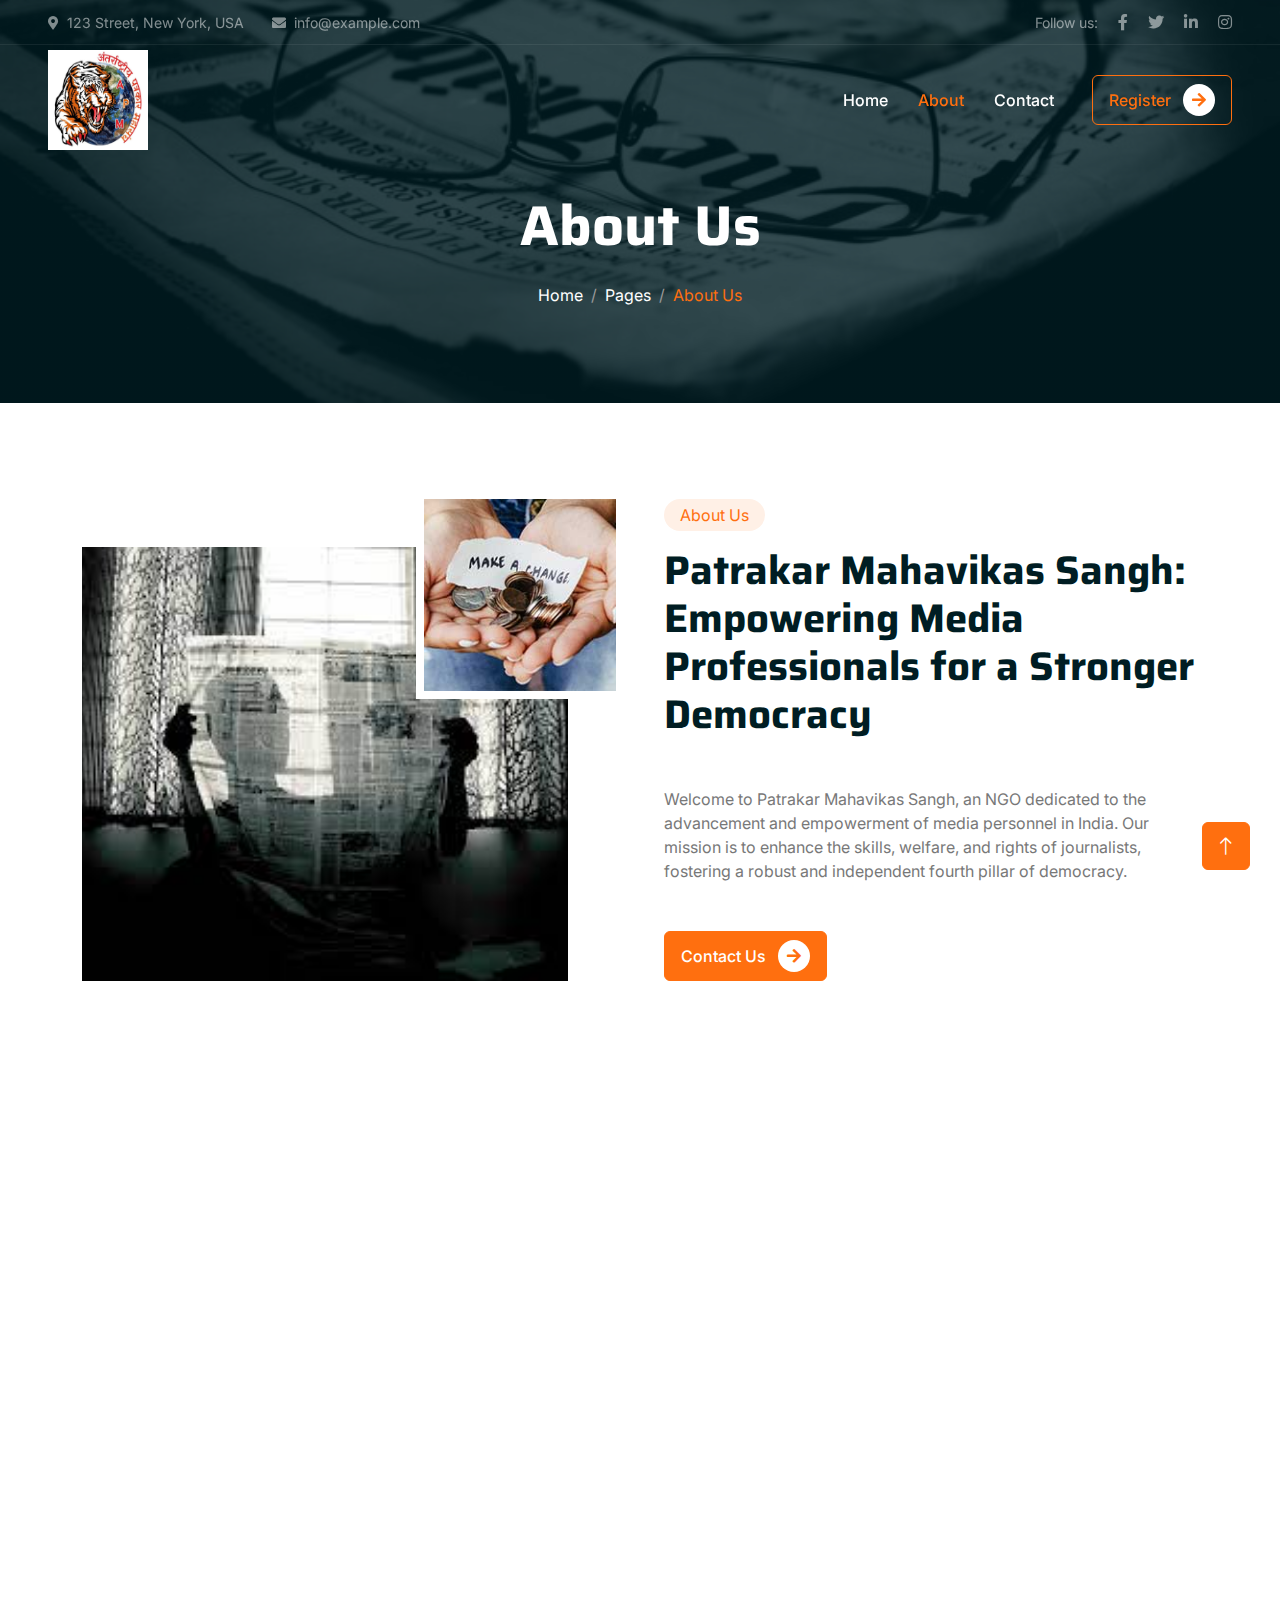
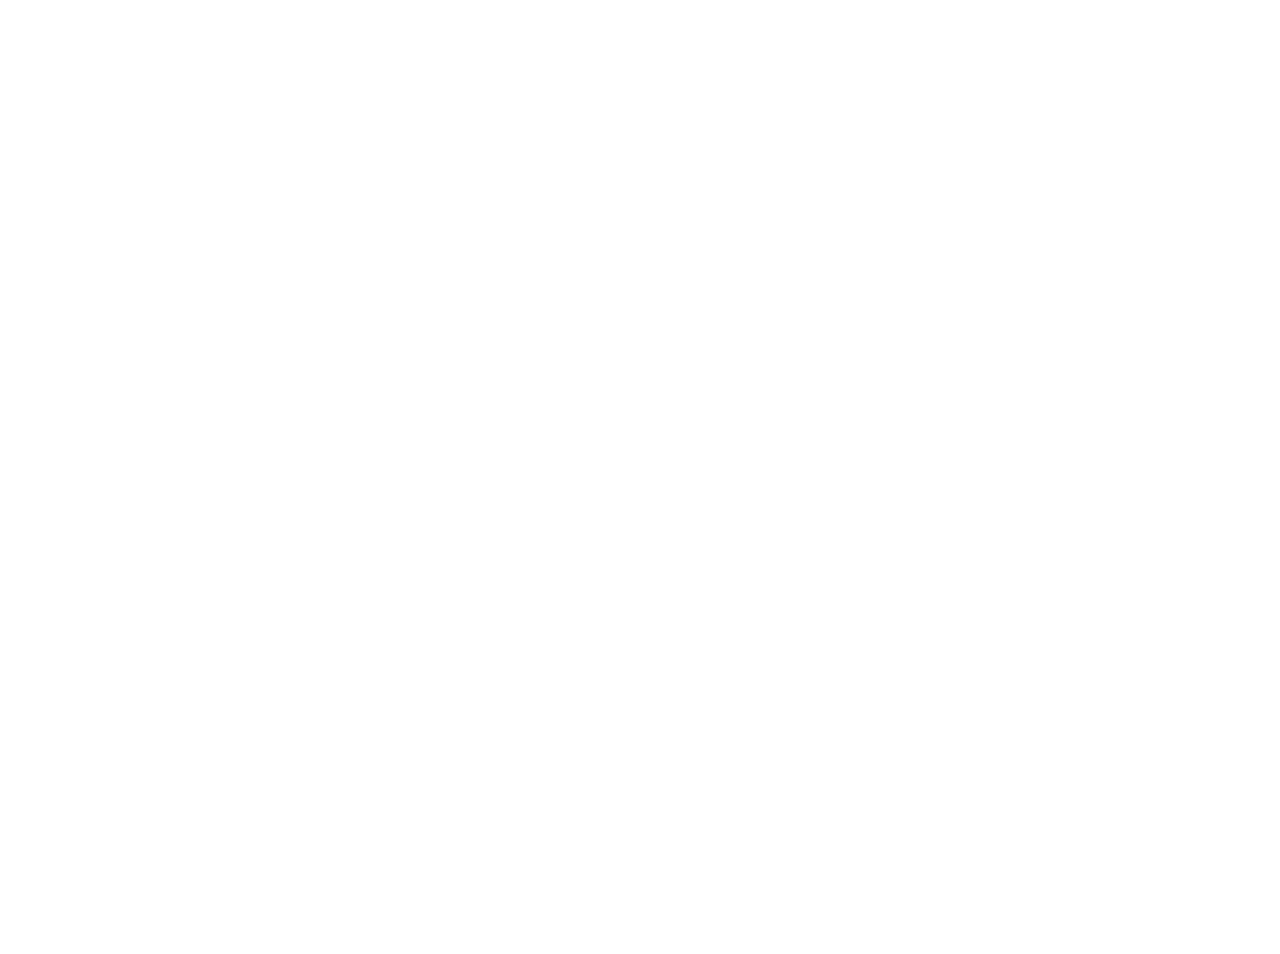
<file: about.html>
<!DOCTYPE html>
<html lang="en">

<head>
    <meta charset="utf-8">
    <title>About Us</title>
    <meta content="width=device-width, initial-scale=1.0" name="viewport">
    <meta content="" name="keywords">
    <meta content="" name="description">

    <!-- Favicon -->
    <link href="img/favicon.ico" rel="icon">

    <!-- Google Web Fonts -->
    <link rel="preconnect" href="https://fonts.googleapis.com">
    <link rel="preconnect" href="https://fonts.gstatic.com" crossorigin>
    <link href="https://fonts.googleapis.com/css2?family=Inter:wght@400;500;600&family=Saira:wght@500;600;700&display=swap" rel="stylesheet"> 

    <!-- Icon Font Stylesheet -->
    <link href="https://cdnjs.cloudflare.com/ajax/libs/font-awesome/5.10.0/css/all.min.css" rel="stylesheet">
    <link href="https://cdn.jsdelivr.net/npm/bootstrap-icons@1.4.1/font/bootstrap-icons.css" rel="stylesheet">

    <!-- Libraries Stylesheet -->
    <link href="lib/animate/animate.min.css" rel="stylesheet">
    <link href="lib/owlcarousel/assets/owl.carousel.min.css" rel="stylesheet">

    <!-- Customized Bootstrap Stylesheet -->
    <link href="css/bootstrap.min.css" rel="stylesheet">

    <!-- Template Stylesheet -->
    <link href="css/style.css" rel="stylesheet">
    <style>
        .page-header {
    padding-top: 12rem;
    padding-bottom: 6rem;
    background: linear-gradient(rgba(0, 29, 35, .8), rgba(0, 29, 35, .8)), url("img/journalism3.jpg") center center no-repeat;
    background-size: cover;
}

.page-header .breadcrumb-item+.breadcrumb-item::before {
    color: #999999;
}

    </style>
</head>

<body>
    <!-- Spinner Start -->
    <div id="spinner" class="show bg-white position-fixed translate-middle w-100 vh-100 top-50 start-50 d-flex align-items-center justify-content-center">
        <div class="spinner-grow text-primary" role="status"></div>
    </div>
    <!-- Spinner End -->


    <!-- Navbar Start -->
    <div class="container-fluid fixed-top px-0 wow fadeIn" data-wow-delay="0.1s">
        <div class="top-bar text-white-50 row gx-0 align-items-center d-none d-lg-flex">
            <div class="col-lg-6 px-5 text-start">
                <small><i class="fa fa-map-marker-alt me-2"></i>123 Street, New York, USA</small>
                <small class="ms-4"><i class="fa fa-envelope me-2"></i>info@example.com</small>
            </div>
            <div class="col-lg-6 px-5 text-end">
                <small>Follow us:</small>
                <a class="text-white-50 ms-3" href=""><i class="fab fa-facebook-f"></i></a>
                <a class="text-white-50 ms-3" href=""><i class="fab fa-twitter"></i></a>
                <a class="text-white-50 ms-3" href=""><i class="fab fa-linkedin-in"></i></a>
                <a class="text-white-50 ms-3" href=""><i class="fab fa-instagram"></i></a>
            </div>
        </div>

        <nav class="navbar navbar-expand-lg navbar-dark py-lg-0 px-lg-5 wow fadeIn" data-wow-delay="0.1s">
            <a href="index.html" class="navbar-brand ms-4 ms-lg-0">
                <!--<h1 class="fw-bold text-primary m-0">Chari<span class="text-white">Team</span></h1>-->
                <img src="img/logo.jpeg" style="width: 100px; height: 100px;">
            </a>
            <button type="button" class="navbar-toggler me-4" data-bs-toggle="collapse" data-bs-target="#navbarCollapse">
                <span class="navbar-toggler-icon"></span>
            </button>
            <div class="collapse navbar-collapse" id="navbarCollapse">
                <div class="navbar-nav ms-auto p-4 p-lg-0">
                    <a href="index.html" class="nav-item nav-link ">Home</a>
                    <a href="about.html" class="nav-item nav-link active">About</a>
                   <!-- <a href="#" class="nav-item nav-link">Causes</a>
                    <div class="nav-item dropdown">
                        <a href="#" class="nav-link dropdown-toggle" data-bs-toggle="dropdown">Media</a>
                        <div class="dropdown-menu m-0">
                            <a href="media.html" class="dropdown-item">Media</a>
                            <a href="awards.html" class="dropdown-item">Awards</a>
                            <a href="team.html" class="dropdown-item">Our Team</a>
                            <a href="testimonial.html" class="dropdown-item">Testimonial</a>
                           
                        </div>
                    </div>-->
                    <a href="contact.html" class="nav-item nav-link">Contact</a>
                </div>
                <div class=" d-lg-flex ms-2">
                    <a class="btn btn-outline-primary py-2 px-3" href="register.html">
                        Register
                        <div class="d-inline-flex btn-sm-square bg-white text-primary rounded-circle ms-2">
                            <i class="fa fa-arrow-right"></i>
                        </div>
                    </a>
                </div>
            </div>
        </nav>
    </div>
    <!-- Navbar End -->


    <!-- Page Header Start -->
    <div class="container-fluid page-header mb-5 wow fadeIn" data-wow-delay="0.1s">
        <div class="container text-center">
            <h1 class="display-4 text-white animated slideInDown mb-4">About Us</h1>
            <nav aria-label="breadcrumb animated slideInDown">
                <ol class="breadcrumb justify-content-center mb-0">
                    <li class="breadcrumb-item"><a class="text-white" href="#">Home</a></li>
                    <li class="breadcrumb-item"><a class="text-white" href="#">Pages</a></li>
                    <li class="breadcrumb-item text-primary active" aria-current="page">About Us</li>
                </ol>
            </nav>
        </div>
    </div>
    <!-- Page Header End -->


   <!-- About Start -->
   <div class="container-xxl py-5">
    <div class="container">
        <div class="row g-5">
            <div class="col-lg-6 wow fadeInUp" data-wow-delay="0.1s">
                <div class="position-relative overflow-hidden h-100" style="min-height: 400px;">
                    <img class="position-absolute w-100 h-100 pt-5 pe-5" src="img/journalism1.jpg" alt="" style="object-fit: cover;">
                    <img class="position-absolute top-0 end-0 bg-white ps-2 pb-2" src="img/about-2.jpg" alt="" style="width: 200px; height: 200px;">
                </div>
            </div>
            <div class="col-lg-6 wow fadeInUp" data-wow-delay="0.5s">
                <div class="h-100">
                    <div class="d-inline-block rounded-pill bg-secondary text-primary py-1 px-3 mb-3">About Us</div>
                    <h1 class="display-6 mb-5">Patrakar Mahavikas Sangh: Empowering Media Professionals for a Stronger Democracy</h1>
                   <!-- <div class="bg-light border-bottom border-5 border-primary rounded p-4 mb-4">
                        <p class="text-dark mb-2">Aliqu diam amet diam et eos. Clita erat ipsum et lorem sed stet lorem sit clita duo justo erat amet</p>
                        <span class="text-primary">Jhon Doe, Founder</span>
                    </div>-->
                    <p class="mb-5">Welcome to Patrakar Mahavikas Sangh, an NGO dedicated to the advancement and empowerment of 
                        media personnel in India. Our mission is to enhance the skills, welfare, and rights of journalists, 
                        fostering a robust and independent fourth pillar of democracy.</p>
                    <a class="btn btn-primary py-2 px-3 me-3" href="contact.html">
                        Contact Us
                        <div class="d-inline-flex btn-sm-square bg-white text-primary rounded-circle ms-2">
                            <i class="fa fa-arrow-right"></i>
                        </div>
                    </a>
                   
                </div>
            </div>
        </div>
    </div>
</div>
<!-- About End -->


    <!-- Service Start -->
    <div class="container-xxl py-5">
        <div class="container">
           
            <div class="row g-4 justify-content-center">
                <div class="col-lg-4 col-md-6 wow fadeInUp" data-wow-delay="0.1s">
                    <div class="service-item bg-white text-center h-100 p-4 p-xl-5">
                     
                        <h4 class="mb-3">Mission</h4>
                        <p class="mb-4">Tempor ut dolore lorem kasd vero ipsum sit eirmod sit. Ipsum diam justo sed vero dolor duo.</p>
                       
                    </div>
                </div>
                <div class="col-lg-4 col-md-6 wow fadeInUp" data-wow-delay="0.3s">
                    <div class="service-item bg-white text-center h-100 p-4 p-xl-5">
              
                        <h4 class="mb-3">Vision</h4>
                        <p class="mb-4">Tempor ut dolore lorem kasd vero ipsum sit eirmod sit. Ipsum diam justo sed vero dolor duo.</p>
                       
                    </div>
                </div>
                <div class="col-lg-4 col-md-6 wow fadeInUp" data-wow-delay="0.5s">
                    <div class="service-item bg-white text-center h-100 p-4 p-xl-5">
               
                        <h4 class="mb-3">Our Values</h4>
                        <p class="mb-4">Tempor ut dolore lorem kasd vero ipsum sit eirmod sit. Ipsum diam justo sed vero dolor duo.</p>
                       
                    </div>
                </div>
            </div>
        </div>
    </div>
    <!-- Service End -->


    <!-- Team Start -->
    <div class="container-xxl py-5">
        <div class="container">
            <div class="text-center mx-auto mb-5 wow fadeInUp" data-wow-delay="0.1s" style="max-width: 500px;">
                <div class="d-inline-block rounded-pill bg-secondary text-primary py-1 px-3 mb-3">Team Members</div>
                <h1 class="display-6 mb-5">Let's Meet With Our Ordinary Soldiers</h1>
            </div>
            <div class="row g-4">
                <div class="col-lg-3 col-md-6 wow fadeInUp" data-wow-delay="0.1s">
                    <div class="team-item position-relative rounded overflow-hidden">
                        <div class="overflow-hidden">
                            <img class="img-fluid" src="img/team-1.jpg" alt="">
                        </div>
                        <div class="team-text bg-light text-center p-4">
                            <h5>Full Name</h5>
                            <p class="text-primary">Designation</p>
                            <div class="team-social text-center">
                                <a class="btn btn-square" href=""><i class="fab fa-facebook-f"></i></a>
                                <a class="btn btn-square" href=""><i class="fab fa-twitter"></i></a>
                                <a class="btn btn-square" href=""><i class="fab fa-instagram"></i></a>
                            </div>
                        </div>
                    </div>
                </div>
                <div class="col-lg-3 col-md-6 wow fadeInUp" data-wow-delay="0.3s">
                    <div class="team-item position-relative rounded overflow-hidden">
                        <div class="overflow-hidden">
                            <img class="img-fluid" src="img/team-2.jpg" alt="">
                        </div>
                        <div class="team-text bg-light text-center p-4">
                            <h5>Full Name</h5>
                            <p class="text-primary">Designation</p>
                            <div class="team-social text-center">
                                <a class="btn btn-square" href=""><i class="fab fa-facebook-f"></i></a>
                                <a class="btn btn-square" href=""><i class="fab fa-twitter"></i></a>
                                <a class="btn btn-square" href=""><i class="fab fa-instagram"></i></a>
                            </div>
                        </div>
                    </div>
                </div>
                <div class="col-lg-3 col-md-6 wow fadeInUp" data-wow-delay="0.5s">
                    <div class="team-item position-relative rounded overflow-hidden">
                        <div class="overflow-hidden">
                            <img class="img-fluid" src="img/team-3.jpg" alt="">
                        </div>
                        <div class="team-text bg-light text-center p-4">
                            <h5>Full Name</h5>
                            <p class="text-primary">Designation</p>
                            <div class="team-social text-center">
                                <a class="btn btn-square" href=""><i class="fab fa-facebook-f"></i></a>
                                <a class="btn btn-square" href=""><i class="fab fa-twitter"></i></a>
                                <a class="btn btn-square" href=""><i class="fab fa-instagram"></i></a>
                            </div>
                        </div>
                    </div>
                </div>
                <div class="col-lg-3 col-md-6 wow fadeInUp" data-wow-delay="0.7s">
                    <div class="team-item position-relative rounded overflow-hidden">
                        <div class="overflow-hidden">
                            <img class="img-fluid" src="img/team-4.jpg" alt="">
                        </div>
                        <div class="team-text bg-light text-center p-4">
                            <h5>Full Name</h5>
                            <p class="text-primary">Designation</p>
                            <div class="team-social text-center">
                                <a class="btn btn-square" href=""><i class="fab fa-facebook-f"></i></a>
                                <a class="btn btn-square" href=""><i class="fab fa-twitter"></i></a>
                                <a class="btn btn-square" href=""><i class="fab fa-instagram"></i></a>
                            </div>
                        </div>
                    </div>
                </div>
            </div>
        </div>
    </div>
    <!-- Team End -->


   <!-- Footer Start -->
   <div class="container-fluid bg-dark text-white-50 footer mt-5 pt-5 wow fadeIn footers" data-wow-delay="0.1s">
    <div class="container py-5">
        <div class="row g-5">
            <div class="col-lg-3 col-md-6">
                <h5 class="fw-bold text-primary mb-4">Antarrashtriya Patrakar Mahawikas Sangha</h5>
                <p>Patrakar Mahavikas Sangh, an NGO dedicated to the advancement and empowerment of media personnel in India. </p>
                <div class="d-flex pt-2">
                    <a class="btn btn-square me-1" href=""><i class="fab fa-twitter"></i></a>
                    <a class="btn btn-square me-1" href=""><i class="fab fa-facebook-f"></i></a>
                    <a class="btn btn-square me-1" href=""><i class="fab fa-youtube"></i></a>
                    <a class="btn btn-square me-0" href=""><i class="fab fa-linkedin-in"></i></a>
                </div>
            </div>
            <div class="col-lg-3 col-md-6">
                <h5 class="text-light mb-4">Address</h5>
                <p><i class="fa fa-map-marker-alt me-3"></i>123 Street, New York, USA</p>
                <p><i class="fa fa-phone-alt me-3"></i>+012 345 67890</p>
                <p><i class="fa fa-envelope me-3"></i>info@example.com</p>
            </div>
            <div class="col-lg-3 col-md-6">
                <h5 class="text-light mb-4">Quick Links</h5>
                <a class="btn btn-link" href="">About Us</a>
                <a class="btn btn-link" href="">Contact Us</a>
                <a class="btn btn-link" href="">Our Services</a>
                <a class="btn btn-link" href="">Terms & Condition</a>
                <a class="btn btn-link" href="">Support</a>
            </div>
            <div class="col-lg-3 col-md-6">
                <h5 class="text-light mb-4">Newsletter</h5>
                <p>Dolor amet sit justo amet elitr clita ipsum elitr est.</p>
                <div class="position-relative mx-auto" style="max-width: 400px;">
                    <input class="form-control bg-transparent w-100 py-3 ps-4 pe-5" type="text" placeholder="Your email">
                    <button type="button" class="btn btn-primary py-2 position-absolute top-0 end-0 mt-2 me-2">SignUp</button>
                </div>
            </div>
        </div>
    </div>
    <div class="container-fluid copyright">
        <div class="container">
            <div class="row">
                <div class="col-md-6 text-center text-md-start mb-3 mb-md-0">
                    &copy; <a href="#">Antarrashtiya Patrakar Mahawikas Sangha</a>, All Right Reserved.
                </div>
                <div class="col-md-6 text-center text-md-end">
                    <!--/*** This template is free as long as you keep the footer author’s credit link/attribution link/backlink. If you'd like to use the template without the footer author’s credit link/attribution link/backlink, you can purchase the Credit Removal License from "https://htmlcodex.com/credit-removal". Thank you for your support. ***/-->
                    Designed By <a href="devkalptechnology.com">DevKalp Technology</a>
                </div>
            </div>
        </div>
    </div>
</div>
<!-- Footer End -->

    <!-- Back to Top -->
    <a href="#" class="btn btn-lg btn-primary btn-lg-square back-to-top"><i class="bi bi-arrow-up"></i></a>


    <!-- JavaScript Libraries -->
    <script src="https://code.jquery.com/jquery-3.4.1.min.js"></script>
    <script src="https://cdn.jsdelivr.net/npm/bootstrap@5.0.0/dist/js/bootstrap.bundle.min.js"></script>
    <script src="lib/wow/wow.min.js"></script>
    <script src="lib/easing/easing.min.js"></script>
    <script src="lib/waypoints/waypoints.min.js"></script>
    <script src="lib/owlcarousel/owl.carousel.min.js"></script>
    <script src="lib/parallax/parallax.min.js"></script>

    <!-- Template Javascript -->
    <script src="js/main.js"></script>
</body>

</html>
</file>
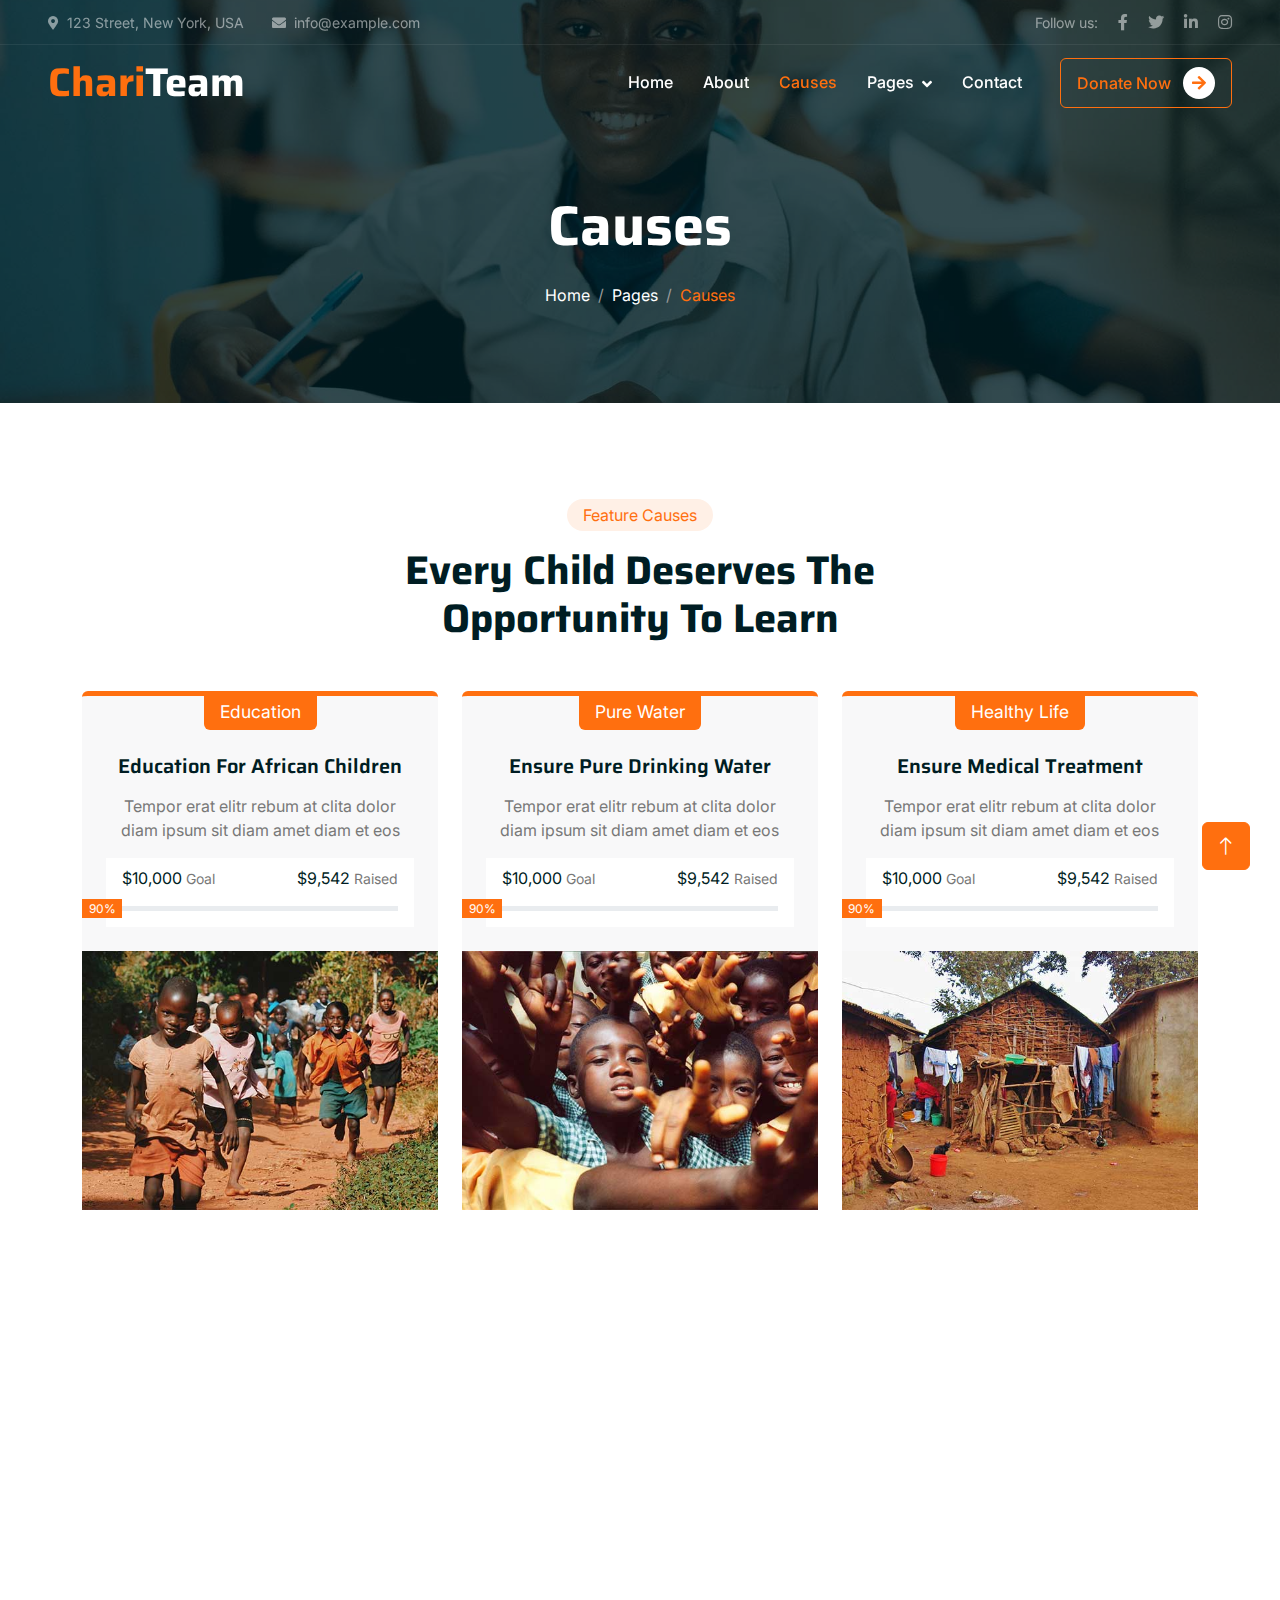
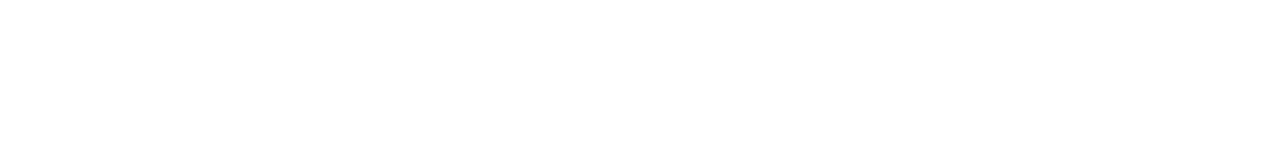
<file: causes.html>
<!DOCTYPE html>
<html lang="en">

<head>
    <meta charset="utf-8">
    <title>Causes</title>
    <meta content="width=device-width, initial-scale=1.0" name="viewport">
    <meta content="" name="keywords">
    <meta content="" name="description">

    <!-- Favicon -->
    <link href="img/favicon.ico" rel="icon">

    <!-- Google Web Fonts -->
    <link rel="preconnect" href="https://fonts.googleapis.com">
    <link rel="preconnect" href="https://fonts.gstatic.com" crossorigin>
    <link href="https://fonts.googleapis.com/css2?family=Inter:wght@400;500;600&family=Saira:wght@500;600;700&display=swap" rel="stylesheet"> 

    <!-- Icon Font Stylesheet -->
    <link href="https://cdnjs.cloudflare.com/ajax/libs/font-awesome/5.10.0/css/all.min.css" rel="stylesheet">
    <link href="https://cdn.jsdelivr.net/npm/bootstrap-icons@1.4.1/font/bootstrap-icons.css" rel="stylesheet">

    <!-- Libraries Stylesheet -->
    <link href="lib/animate/animate.min.css" rel="stylesheet">
    <link href="lib/owlcarousel/assets/owl.carousel.min.css" rel="stylesheet">

    <!-- Customized Bootstrap Stylesheet -->
    <link href="css/bootstrap.min.css" rel="stylesheet">

    <!-- Template Stylesheet -->
    <link href="css/style.css" rel="stylesheet">
</head>

<body>
    <!-- Spinner Start -->
    <div id="spinner" class="show bg-white position-fixed translate-middle w-100 vh-100 top-50 start-50 d-flex align-items-center justify-content-center">
        <div class="spinner-grow text-primary" role="status"></div>
    </div>
    <!-- Spinner End -->


    <!-- Navbar Start -->
    <div class="container-fluid fixed-top px-0 wow fadeIn" data-wow-delay="0.1s">
        <div class="top-bar text-white-50 row gx-0 align-items-center d-none d-lg-flex">
            <div class="col-lg-6 px-5 text-start">
                <small><i class="fa fa-map-marker-alt me-2"></i>123 Street, New York, USA</small>
                <small class="ms-4"><i class="fa fa-envelope me-2"></i>info@example.com</small>
            </div>
            <div class="col-lg-6 px-5 text-end">
                <small>Follow us:</small>
                <a class="text-white-50 ms-3" href=""><i class="fab fa-facebook-f"></i></a>
                <a class="text-white-50 ms-3" href=""><i class="fab fa-twitter"></i></a>
                <a class="text-white-50 ms-3" href=""><i class="fab fa-linkedin-in"></i></a>
                <a class="text-white-50 ms-3" href=""><i class="fab fa-instagram"></i></a>
            </div>
        </div>

        <nav class="navbar navbar-expand-lg navbar-dark py-lg-0 px-lg-5 wow fadeIn" data-wow-delay="0.1s">
            <a href="index.html" class="navbar-brand ms-4 ms-lg-0">
                <h1 class="fw-bold text-primary m-0">Chari<span class="text-white">Team</span></h1>
            </a>
            <button type="button" class="navbar-toggler me-4" data-bs-toggle="collapse" data-bs-target="#navbarCollapse">
                <span class="navbar-toggler-icon"></span>
            </button>
            <div class="collapse navbar-collapse" id="navbarCollapse">
                <div class="navbar-nav ms-auto p-4 p-lg-0">
                    <a href="index.html" class="nav-item nav-link">Home</a>
                    <a href="about.html" class="nav-item nav-link">About</a>
                    <a href="causes.html" class="nav-item nav-link active">Causes</a>
                    <div class="nav-item dropdown">
                        <a href="#" class="nav-link dropdown-toggle" data-bs-toggle="dropdown">Pages</a>
                        <div class="dropdown-menu m-0">
                            <a href="service.html" class="dropdown-item">Service</a>
                            <a href="donate.html" class="dropdown-item">Donate</a>
                            <a href="team.html" class="dropdown-item">Our Team</a>
                            <a href="testimonial.html" class="dropdown-item">Testimonial</a>
                            <a href="404.html" class="dropdown-item">404 Page</a>
                        </div>
                    </div>
                    <a href="contact.html" class="nav-item nav-link">Contact</a>
                </div>
                <div class="d-none d-lg-flex ms-2">
                    <a class="btn btn-outline-primary py-2 px-3" href="">
                        Donate Now
                        <div class="d-inline-flex btn-sm-square bg-white text-primary rounded-circle ms-2">
                            <i class="fa fa-arrow-right"></i>
                        </div>
                    </a>
                </div>
            </div>
        </nav>
    </div>
    <!-- Navbar End -->


    <!-- Page Header Start -->
    <div class="container-fluid page-header mb-5 wow fadeIn" data-wow-delay="0.1s">
        <div class="container text-center">
            <h1 class="display-4 text-white animated slideInDown mb-4">Causes</h1>
            <nav aria-label="breadcrumb animated slideInDown">
                <ol class="breadcrumb justify-content-center mb-0">
                    <li class="breadcrumb-item"><a class="text-white" href="#">Home</a></li>
                    <li class="breadcrumb-item"><a class="text-white" href="#">Pages</a></li>
                    <li class="breadcrumb-item text-primary active" aria-current="page">Causes</li>
                </ol>
            </nav>
        </div>
    </div>
    <!-- Page Header End -->


    <!-- Causes Start -->
    <div class="container-xxl py-5">
        <div class="container">
            <div class="text-center mx-auto mb-5 wow fadeInUp" data-wow-delay="0.1s" style="max-width: 500px;">
                <div class="d-inline-block rounded-pill bg-secondary text-primary py-1 px-3 mb-3">Feature Causes</div>
                <h1 class="display-6 mb-5">Every Child Deserves The Opportunity To Learn</h1>
            </div>
            <div class="row g-4 justify-content-center">
                <div class="col-lg-4 col-md-6 wow fadeInUp" data-wow-delay="0.1s">
                    <div class="causes-item d-flex flex-column bg-light border-top border-5 border-primary rounded-top overflow-hidden h-100">
                        <div class="text-center p-4 pt-0">
                            <div class="d-inline-block bg-primary text-white rounded-bottom fs-5 pb-1 px-3 mb-4">
                                <small>Education</small>
                            </div>
                            <h5 class="mb-3">Education For African Children</h5>
                            <p>Tempor erat elitr rebum at clita dolor diam ipsum sit diam amet diam et eos</p>
                            <div class="causes-progress bg-white p-3 pt-2">
                                <div class="d-flex justify-content-between">
                                    <p class="text-dark">$10,000 <small class="text-body">Goal</small></p>
                                    <p class="text-dark">$9,542 <small class="text-body">Raised</small></p>
                                </div>
                                <div class="progress">
                                    <div class="progress-bar" role="progressbar" aria-valuenow="90" aria-valuemin="0" aria-valuemax="100">
                                        <span>90%</span>
                                    </div>
                                </div>
                            </div>
                        </div>
                        <div class="position-relative mt-auto">
                            <img class="img-fluid" src="img/courses-1.jpg" alt="">
                            <div class="causes-overlay">
                                <a class="btn btn-outline-primary" href="">
                                    Read More
                                    <div class="d-inline-flex btn-sm-square bg-primary text-white rounded-circle ms-2">
                                        <i class="fa fa-arrow-right"></i>
                                    </div>
                                </a>
                            </div>
                        </div>
                    </div>
                </div>
                <div class="col-lg-4 col-md-6 wow fadeInUp" data-wow-delay="0.3s">
                    <div class="causes-item d-flex flex-column bg-light border-top border-5 border-primary rounded-top overflow-hidden h-100">
                        <div class="text-center p-4 pt-0">
                            <div class="d-inline-block bg-primary text-white rounded-bottom fs-5 pb-1 px-3 mb-4">
                                <small>Pure Water</small>
                            </div>
                            <h5 class="mb-3">Ensure Pure Drinking Water</h5>
                            <p>Tempor erat elitr rebum at clita dolor diam ipsum sit diam amet diam et eos</p>
                            <div class="causes-progress bg-white p-3 pt-2">
                                <div class="d-flex justify-content-between">
                                    <p class="text-dark">$10,000 <small class="text-body">Goal</small></p>
                                    <p class="text-dark">$9,542 <small class="text-body">Raised</small></p>
                                </div>
                                <div class="progress">
                                    <div class="progress-bar" role="progressbar" aria-valuenow="90" aria-valuemin="0" aria-valuemax="100">
                                        <span>90%</span>
                                    </div>
                                </div>
                            </div>
                        </div>
                        <div class="position-relative mt-auto">
                            <img class="img-fluid" src="img/courses-2.jpg" alt="">
                            <div class="causes-overlay">
                                <a class="btn btn-outline-primary" href="">
                                    Read More
                                    <div class="d-inline-flex btn-sm-square bg-primary text-white rounded-circle ms-2">
                                        <i class="fa fa-arrow-right"></i>
                                    </div>
                                </a>
                            </div>
                        </div>
                    </div>
                </div>
                <div class="col-lg-4 col-md-6 wow fadeInUp" data-wow-delay="0.5s">
                    <div class="causes-item d-flex flex-column bg-light border-top border-5 border-primary rounded-top overflow-hidden h-100">
                        <div class="text-center p-4 pt-0">
                            <div class="d-inline-block bg-primary text-white rounded-bottom fs-5 pb-1 px-3 mb-4">
                                <small>Healthy Life</small>
                            </div>
                            <h5 class="mb-3">Ensure Medical Treatment</h5>
                            <p>Tempor erat elitr rebum at clita dolor diam ipsum sit diam amet diam et eos</p>
                            <div class="causes-progress bg-white p-3 pt-2">
                                <div class="d-flex justify-content-between">
                                    <p class="text-dark">$10,000 <small class="text-body">Goal</small></p>
                                    <p class="text-dark">$9,542 <small class="text-body">Raised</small></p>
                                </div>
                                <div class="progress">
                                    <div class="progress-bar" role="progressbar" aria-valuenow="90" aria-valuemin="0" aria-valuemax="100">
                                        <span>90%</span>
                                    </div>
                                </div>
                            </div>
                        </div>
                        <div class="position-relative mt-auto">
                            <img class="img-fluid" src="img/courses-3.jpg" alt="">
                            <div class="causes-overlay">
                                <a class="btn btn-outline-primary" href="">
                                    Read More
                                    <div class="d-inline-flex btn-sm-square bg-primary text-white rounded-circle ms-2">
                                        <i class="fa fa-arrow-right"></i>
                                    </div>
                                </a>
                            </div>
                        </div>
                    </div>
                </div>
            </div>
        </div>
    </div>
    <!-- Causes End -->
        

    <!-- Footer Start -->
    <div class="container-fluid bg-dark text-white-50 footer mt-5 pt-5 wow fadeIn" data-wow-delay="0.1s">
        <div class="container py-5">
            <div class="row g-5">
                <div class="col-lg-3 col-md-6">
                    <h1 class="fw-bold text-primary mb-4">Chari<span class="text-white">Team</span></h1>
                    <p>Diam dolor diam ipsum sit. Aliqu diam amet diam et eos. Clita erat ipsum et lorem et sit, sed stet lorem sit clita</p>
                    <div class="d-flex pt-2">
                        <a class="btn btn-square me-1" href=""><i class="fab fa-twitter"></i></a>
                        <a class="btn btn-square me-1" href=""><i class="fab fa-facebook-f"></i></a>
                        <a class="btn btn-square me-1" href=""><i class="fab fa-youtube"></i></a>
                        <a class="btn btn-square me-0" href=""><i class="fab fa-linkedin-in"></i></a>
                    </div>
                </div>
                <div class="col-lg-3 col-md-6">
                    <h5 class="text-light mb-4">Address</h5>
                    <p><i class="fa fa-map-marker-alt me-3"></i>123 Street, New York, USA</p>
                    <p><i class="fa fa-phone-alt me-3"></i>+012 345 67890</p>
                    <p><i class="fa fa-envelope me-3"></i>info@example.com</p>
                </div>
                <div class="col-lg-3 col-md-6">
                    <h5 class="text-light mb-4">Quick Links</h5>
                    <a class="btn btn-link" href="">About Us</a>
                    <a class="btn btn-link" href="">Contact Us</a>
                    <a class="btn btn-link" href="">Our Services</a>
                    <a class="btn btn-link" href="">Terms & Condition</a>
                    <a class="btn btn-link" href="">Support</a>
                </div>
                <div class="col-lg-3 col-md-6">
                    <h5 class="text-light mb-4">Newsletter</h5>
                    <p>Dolor amet sit justo amet elitr clita ipsum elitr est.</p>
                    <div class="position-relative mx-auto" style="max-width: 400px;">
                        <input class="form-control bg-transparent w-100 py-3 ps-4 pe-5" type="text" placeholder="Your email">
                        <button type="button" class="btn btn-primary py-2 position-absolute top-0 end-0 mt-2 me-2">SignUp</button>
                    </div>
                </div>
            </div>
        </div>
        <div class="container-fluid copyright">
            <div class="container">
                <div class="row">
                    <div class="col-md-6 text-center text-md-start mb-3 mb-md-0">
                        &copy; <a href="#">Your Site Name</a>, All Right Reserved.
                    </div>
                    <div class="col-md-6 text-center text-md-end">
                        <!--/*** This template is free as long as you keep the footer author’s credit link/attribution link/backlink. If you'd like to use the template without the footer author’s credit link/attribution link/backlink, you can purchase the Credit Removal License from "https://htmlcodex.com/credit-removal". Thank you for your support. ***/-->
                        Designed By <a href="https://htmlcodex.com">HTML Codex</a>
                    </div>
                </div>
            </div>
        </div>
    </div>
    <!-- Footer End -->


    <!-- Back to Top -->
    <a href="#" class="btn btn-lg btn-primary btn-lg-square back-to-top"><i class="bi bi-arrow-up"></i></a>


    <!-- JavaScript Libraries -->
    <script src="https://code.jquery.com/jquery-3.4.1.min.js"></script>
    <script src="https://cdn.jsdelivr.net/npm/bootstrap@5.0.0/dist/js/bootstrap.bundle.min.js"></script>
    <script src="lib/wow/wow.min.js"></script>
    <script src="lib/easing/easing.min.js"></script>
    <script src="lib/waypoints/waypoints.min.js"></script>
    <script src="lib/owlcarousel/owl.carousel.min.js"></script>
    <script src="lib/parallax/parallax.min.js"></script>

    <!-- Template Javascript -->
    <script src="js/main.js"></script>
</body>

</html>
</file>
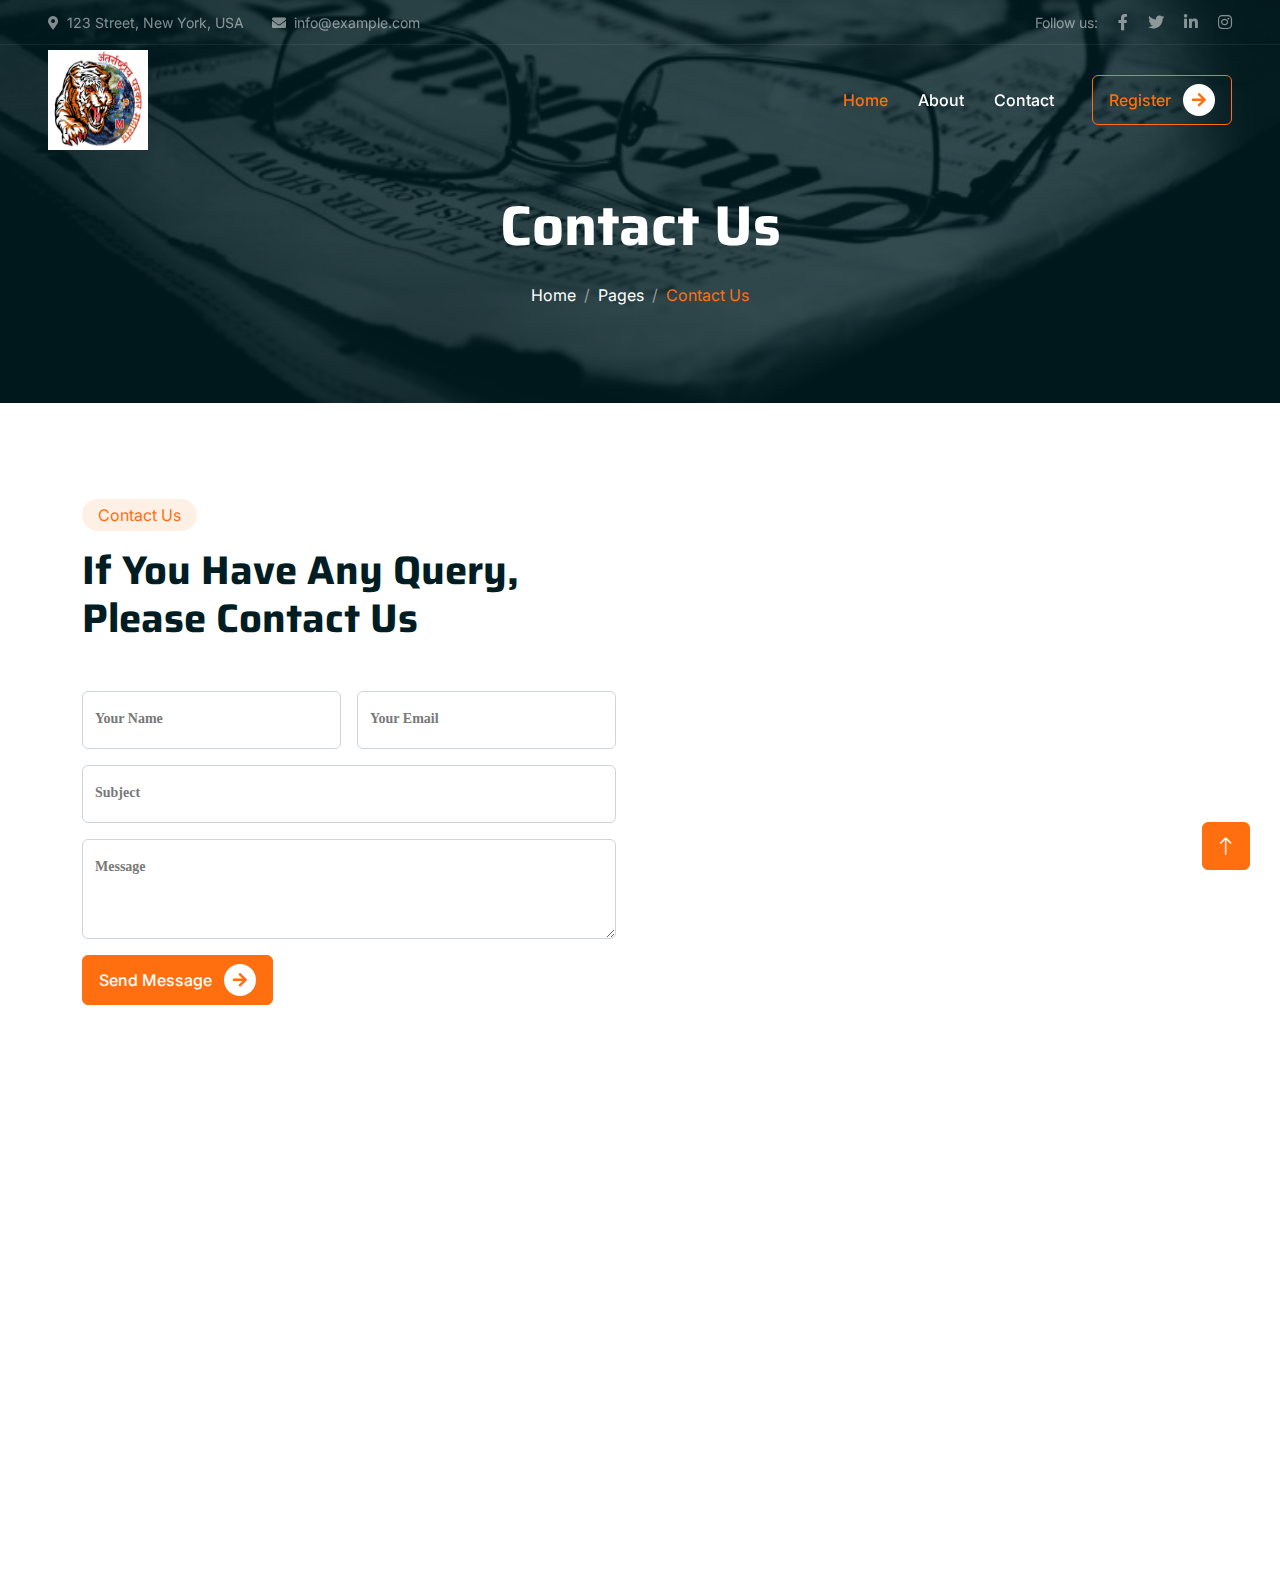
<file: contact.html>
<!DOCTYPE html>
<html lang="en">

<head>
    <meta charset="utf-8">
    <title>Contact Us</title>
    <meta content="width=device-width, initial-scale=1.0" name="viewport">
    <meta content="" name="keywords">
    <meta content="" name="description">

    <!-- Favicon -->
    <link href="img/favicon.ico" rel="icon">

    <!-- Google Web Fonts -->
    <link rel="preconnect" href="https://fonts.googleapis.com">
    <link rel="preconnect" href="https://fonts.gstatic.com" crossorigin>
    <link href="https://fonts.googleapis.com/css2?family=Inter:wght@400;500;600&family=Saira:wght@500;600;700&display=swap" rel="stylesheet"> 

    <!-- Icon Font Stylesheet -->
    <link href="https://cdnjs.cloudflare.com/ajax/libs/font-awesome/5.10.0/css/all.min.css" rel="stylesheet">
    <link href="https://cdn.jsdelivr.net/npm/bootstrap-icons@1.4.1/font/bootstrap-icons.css" rel="stylesheet">

    <!-- Libraries Stylesheet -->
    <link href="lib/animate/animate.min.css" rel="stylesheet">
    <link href="lib/owlcarousel/assets/owl.carousel.min.css" rel="stylesheet">

    <!-- Customized Bootstrap Stylesheet -->
    <link href="css/bootstrap.min.css" rel="stylesheet">

    <!-- Template Stylesheet -->
    <link href="css/style.css" rel="stylesheet">
    <style>
        .page-header {
    padding-top: 12rem;
    padding-bottom: 6rem;
    background: linear-gradient(rgba(0, 29, 35, .8), rgba(0, 29, 35, .8)), url("img/journalism3.jpg") center center no-repeat;
    background-size: cover;
}

.page-header .breadcrumb-item+.breadcrumb-item::before {
    color: #999999;
}

    </style>
</head>

<body>
    <!-- Spinner Start -->
    <div id="spinner" class="show bg-white position-fixed translate-middle w-100 vh-100 top-50 start-50 d-flex align-items-center justify-content-center">
        <div class="spinner-grow text-primary" role="status"></div>
    </div>
    <!-- Spinner End -->


    <!-- Navbar Start -->
    <div class="container-fluid fixed-top px-0 wow fadeIn" data-wow-delay="0.1s">
        <div class="top-bar text-white-50 row gx-0 align-items-center d-none d-lg-flex">
            <div class="col-lg-6 px-5 text-start">
                <small><i class="fa fa-map-marker-alt me-2"></i>123 Street, New York, USA</small>
                <small class="ms-4"><i class="fa fa-envelope me-2"></i>info@example.com</small>
            </div>
            <div class="col-lg-6 px-5 text-end">
                <small>Follow us:</small>
                <a class="text-white-50 ms-3" href=""><i class="fab fa-facebook-f"></i></a>
                <a class="text-white-50 ms-3" href=""><i class="fab fa-twitter"></i></a>
                <a class="text-white-50 ms-3" href=""><i class="fab fa-linkedin-in"></i></a>
                <a class="text-white-50 ms-3" href=""><i class="fab fa-instagram"></i></a>
            </div>
        </div>

        <nav class="navbar navbar-expand-lg navbar-dark py-lg-0 px-lg-5 wow fadeIn" data-wow-delay="0.1s">
            <a href="index.html" class="navbar-brand ms-4 ms-lg-0">
                <!--<h1 class="fw-bold text-primary m-0">Chari<span class="text-white">Team</span></h1>-->
                <img src="img/logo.jpeg" style="width: 100px; height: 100px;">
            </a>
            <button type="button" class="navbar-toggler me-4" data-bs-toggle="collapse" data-bs-target="#navbarCollapse">
                <span class="navbar-toggler-icon"></span>
            </button>
            <div class="collapse navbar-collapse" id="navbarCollapse">
                <div class="navbar-nav ms-auto p-4 p-lg-0">
                    <a href="index.html" class="nav-item nav-link active">Home</a>
                    <a href="about.html" class="nav-item nav-link">About</a>
                   <!-- <a href="#" class="nav-item nav-link">Causes</a>
                    <div class="nav-item dropdown">
                        <a href="#" class="nav-link dropdown-toggle" data-bs-toggle="dropdown">Media</a>
                        <div class="dropdown-menu m-0">
                            <a href="media.html" class="dropdown-item">Media</a>
                            <a href="awards.html" class="dropdown-item">Awards</a>
                            <a href="team.html" class="dropdown-item">Our Team</a>
                            <a href="testimonial.html" class="dropdown-item">Testimonial</a>
                           
                        </div>
                    </div>-->
                    <a href="contact.html" class="nav-item nav-link">Contact</a>
                </div>
                <div class="d-none d-lg-flex ms-2">
                    <a class="btn btn-outline-primary py-2 px-3" href="register.html">
                        Register
                        <div class="d-inline-flex btn-sm-square bg-white text-primary rounded-circle ms-2">
                            <i class="fa fa-arrow-right"></i>
                        </div>
                    </a>
                </div>
            </div>
        </nav>
    </div>
    <!-- Navbar End -->


    <!-- Page Header Start -->
    <div class="container-fluid page-header mb-5 wow fadeIn" data-wow-delay="0.1s">
        <div class="container text-center">
            <h1 class="display-4 text-white animated slideInDown mb-4">Contact Us</h1>
            <nav aria-label="breadcrumb animated slideInDown">
                <ol class="breadcrumb justify-content-center mb-0">
                    <li class="breadcrumb-item"><a class="text-white" href="#">Home</a></li>
                    <li class="breadcrumb-item"><a class="text-white" href="#">Pages</a></li>
                    <li class="breadcrumb-item text-primary active" aria-current="page">Contact Us</li>
                </ol>
            </nav>
        </div>
    </div>
    <!-- Page Header End -->


    <!-- Contact Start -->
    <div class="container-xxl py-5">
        <div class="container">
            <div class="row g-5">
                <div class="col-lg-6 wow fadeIn" data-wow-delay="0.1s">
                    <div class="d-inline-block rounded-pill bg-secondary text-primary py-1 px-3 mb-3">Contact Us</div>
                    <h1 class="display-6 mb-5">If You Have Any Query, Please Contact Us</h1>

                    <form>
                        <div class="row g-3">
                            <div class="col-md-6">
                                <div class="form-floating">
                                    <input type="text" class="form-control" id="name" placeholder="Your Name">
                                    <label for="name">Your Name</label>
                                </div>
                            </div>
                            <div class="col-md-6">
                                <div class="form-floating">
                                    <input type="email" class="form-control" id="email" placeholder="Your Email">
                                    <label for="email">Your Email</label>
                                </div>
                            </div>
                            <div class="col-12">
                                <div class="form-floating">
                                    <input type="text" class="form-control" id="subject" placeholder="Subject">
                                    <label for="subject">Subject</label>
                                </div>
                            </div>
                            <div class="col-12">
                                <div class="form-floating">
                                    <textarea class="form-control" placeholder="Leave a message here" id="message" style="height: 100px"></textarea>
                                    <label for="message">Message</label>
                                </div>
                            </div>
                            <div class="col-12">
                                <button class="btn btn-primary py-2 px-3 me-3">
                                    Send Message
                                    <div class="d-inline-flex btn-sm-square bg-white text-primary rounded-circle ms-2">
                                        <i class="fa fa-arrow-right"></i>
                                    </div>
                                </button>
                            </div>
                        </div>
                    </form>
                </div>
                <div class="col-lg-6 wow fadeIn" data-wow-delay="0.5s" style="min-height: 450px;">
                    <div class="position-relative rounded overflow-hidden h-100">
                        <iframe class="position-relative w-100 h-100"
                        src="https://www.google.com/maps/embed?pb=!1m18!1m12!1m3!1d3001156.4288297426!2d-78.01371936852176!3d42.72876761954724!2m3!1f0!2f0!3f0!3m2!1i1024!2i768!4f13.1!3m3!1m2!1s0x4ccc4bf0f123a5a9%3A0xddcfc6c1de189567!2sNew%20York%2C%20USA!5e0!3m2!1sen!2sbd!4v1603794290143!5m2!1sen!2sbd"
                        frameborder="0" style="min-height: 450px; border:0;" allowfullscreen="" aria-hidden="false"
                        tabindex="0"></iframe>
                    </div>
                </div>
            </div>
        </div>
    </div>
    <!-- Contact End -->


    <!-- Footer Start -->
    <div class="container-fluid bg-dark text-white-50 footer mt-5 pt-5 wow fadeIn footers" data-wow-delay="0.1s">
        <div class="container py-5">
            <div class="row g-5">
                <div class="col-lg-3 col-md-6">
                    <h5 class="fw-bold text-primary mb-4">Antarrashtriya Patrakar Mahawikas Sangha</h5>
                    <p>Patrakar Mahavikas Sangh, an NGO dedicated to the advancement and empowerment of media personnel in India. </p>
                    <div class="d-flex pt-2">
                        <a class="btn btn-square me-1" href=""><i class="fab fa-twitter"></i></a>
                        <a class="btn btn-square me-1" href=""><i class="fab fa-facebook-f"></i></a>
                        <a class="btn btn-square me-1" href=""><i class="fab fa-youtube"></i></a>
                        <a class="btn btn-square me-0" href=""><i class="fab fa-linkedin-in"></i></a>
                    </div>
                </div>
                <div class="col-lg-3 col-md-6">
                    <h5 class="text-light mb-4">Address</h5>
                    <p><i class="fa fa-map-marker-alt me-3"></i>123 Street, New York, USA</p>
                    <p><i class="fa fa-phone-alt me-3"></i>+012 345 67890</p>
                    <p><i class="fa fa-envelope me-3"></i>info@example.com</p>
                </div>
                <div class="col-lg-3 col-md-6">
                    <h5 class="text-light mb-4">Quick Links</h5>
                    <a class="btn btn-link" href="">About Us</a>
                    <a class="btn btn-link" href="">Contact Us</a>
                    <a class="btn btn-link" href="">Our Services</a>
                    <a class="btn btn-link" href="">Terms & Condition</a>
                    <a class="btn btn-link" href="">Support</a>
                </div>
                <div class="col-lg-3 col-md-6">
                    <h5 class="text-light mb-4">Newsletter</h5>
                    <p>Dolor amet sit justo amet elitr clita ipsum elitr est.</p>
                    <div class="position-relative mx-auto" style="max-width: 400px;">
                        <input class="form-control bg-transparent w-100 py-3 ps-4 pe-5" type="text" placeholder="Your email">
                        <button type="button" class="btn btn-primary py-2 position-absolute top-0 end-0 mt-2 me-2">SignUp</button>
                    </div>
                </div>
            </div>
        </div>
        <div class="container-fluid copyright">
            <div class="container">
                <div class="row">
                    <div class="col-md-6 text-center text-md-start mb-3 mb-md-0">
                        &copy; <a href="#">Antarrashtiya Patrakar Mahawikas Sangha</a>, All Right Reserved.
                    </div>
                    <div class="col-md-6 text-center text-md-end">
                        <!--/*** This template is free as long as you keep the footer author’s credit link/attribution link/backlink. If you'd like to use the template without the footer author’s credit link/attribution link/backlink, you can purchase the Credit Removal License from "https://htmlcodex.com/credit-removal". Thank you for your support. ***/-->
                        Designed By <a href="devkalptechnology.com">DevKalp Technology</a>
                    </div>
                </div>
            </div>
        </div>
    </div>
    <!-- Footer End -->


    <!-- Back to Top -->
    <a href="#" class="btn btn-lg btn-primary btn-lg-square back-to-top"><i class="bi bi-arrow-up"></i></a>


    <!-- JavaScript Libraries -->
    <script src="https://code.jquery.com/jquery-3.4.1.min.js"></script>
    <script src="https://cdn.jsdelivr.net/npm/bootstrap@5.0.0/dist/js/bootstrap.bundle.min.js"></script>
    <script src="lib/wow/wow.min.js"></script>
    <script src="lib/easing/easing.min.js"></script>
    <script src="lib/waypoints/waypoints.min.js"></script>
    <script src="lib/owlcarousel/owl.carousel.min.js"></script>
    <script src="lib/parallax/parallax.min.js"></script>

    <!-- Template Javascript -->
    <script src="js/main.js"></script>
</body>

</html>
</file>
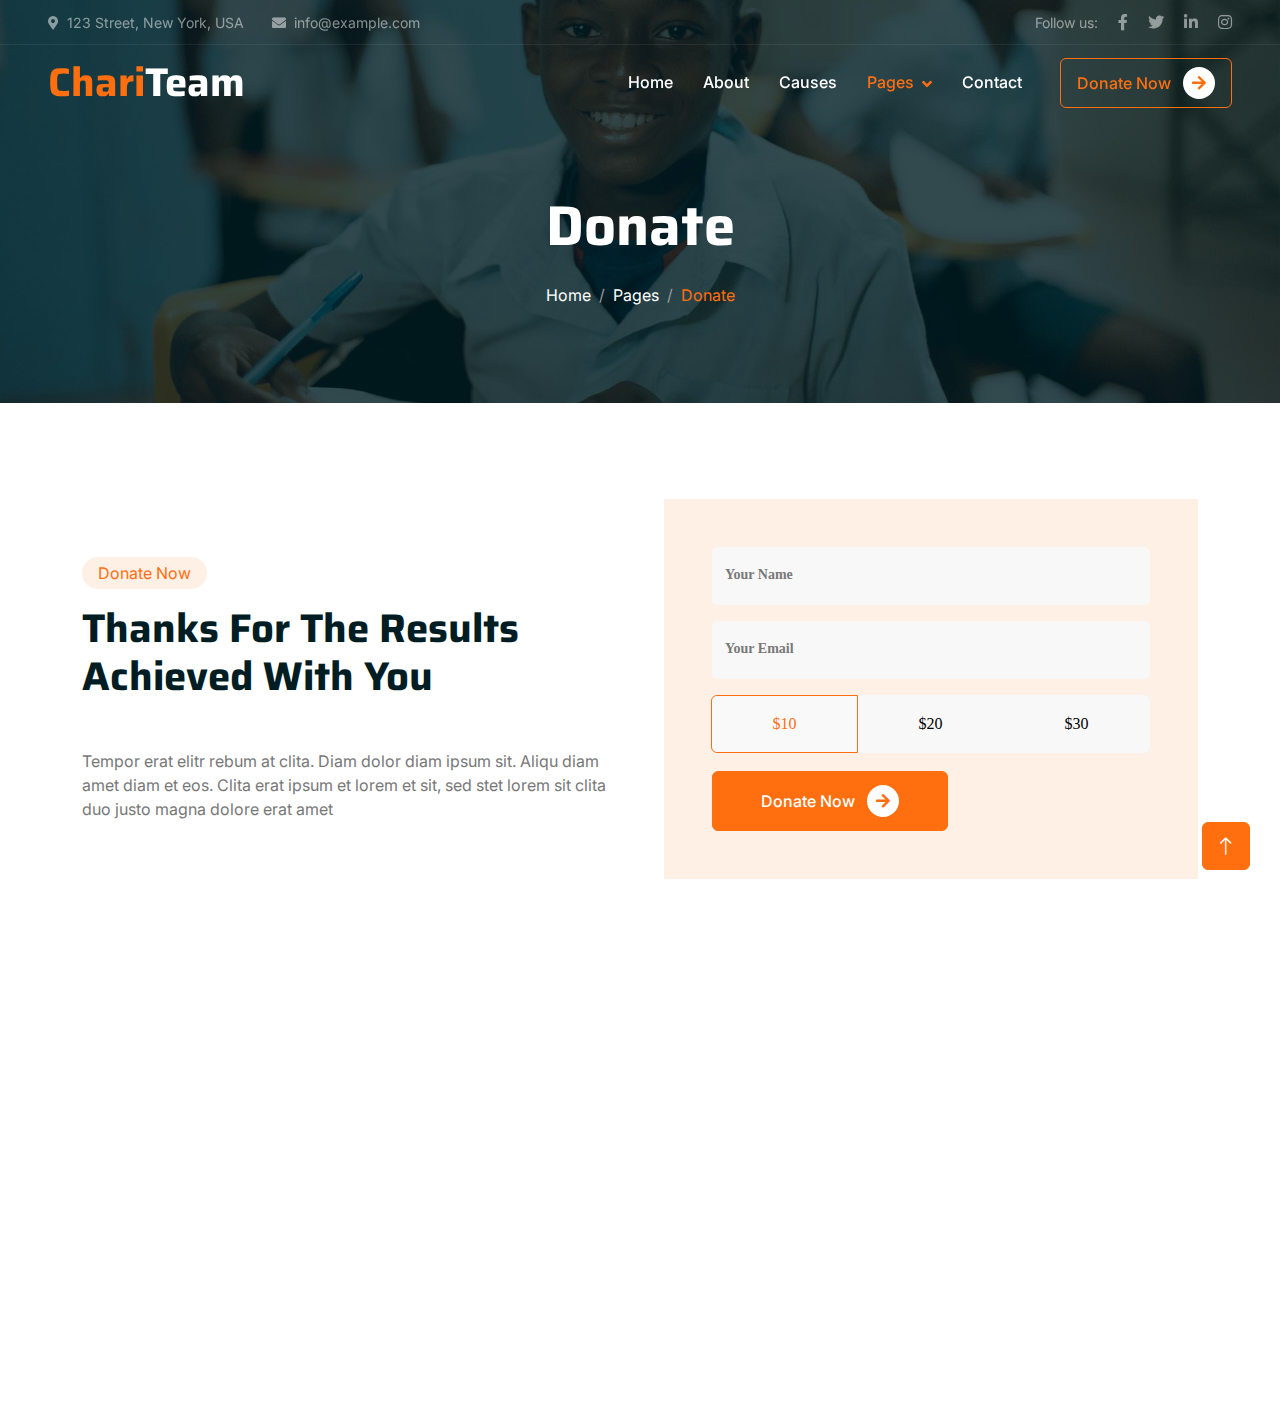
<file: donate.html>
<!DOCTYPE html>
<html lang="en">

<head>
    <meta charset="utf-8">
    <title>Donate Now</title>
    <meta content="width=device-width, initial-scale=1.0" name="viewport">
    <meta content="" name="keywords">
    <meta content="" name="description">

    <!-- Favicon -->
    <link href="img/favicon.ico" rel="icon">

    <!-- Google Web Fonts -->
    <link rel="preconnect" href="https://fonts.googleapis.com">
    <link rel="preconnect" href="https://fonts.gstatic.com" crossorigin>
    <link href="https://fonts.googleapis.com/css2?family=Inter:wght@400;500;600&family=Saira:wght@500;600;700&display=swap" rel="stylesheet"> 

    <!-- Icon Font Stylesheet -->
    <link href="https://cdnjs.cloudflare.com/ajax/libs/font-awesome/5.10.0/css/all.min.css" rel="stylesheet">
    <link href="https://cdn.jsdelivr.net/npm/bootstrap-icons@1.4.1/font/bootstrap-icons.css" rel="stylesheet">

    <!-- Libraries Stylesheet -->
    <link href="lib/animate/animate.min.css" rel="stylesheet">
    <link href="lib/owlcarousel/assets/owl.carousel.min.css" rel="stylesheet">

    <!-- Customized Bootstrap Stylesheet -->
    <link href="css/bootstrap.min.css" rel="stylesheet">

    <!-- Template Stylesheet -->
    <link href="css/style.css" rel="stylesheet">
</head>

<body>
    <!-- Spinner Start -->
    <div id="spinner" class="show bg-white position-fixed translate-middle w-100 vh-100 top-50 start-50 d-flex align-items-center justify-content-center">
        <div class="spinner-grow text-primary" role="status"></div>
    </div>
    <!-- Spinner End -->


    <!-- Navbar Start -->
    <div class="container-fluid fixed-top px-0 wow fadeIn" data-wow-delay="0.1s">
        <div class="top-bar text-white-50 row gx-0 align-items-center d-none d-lg-flex">
            <div class="col-lg-6 px-5 text-start">
                <small><i class="fa fa-map-marker-alt me-2"></i>123 Street, New York, USA</small>
                <small class="ms-4"><i class="fa fa-envelope me-2"></i>info@example.com</small>
            </div>
            <div class="col-lg-6 px-5 text-end">
                <small>Follow us:</small>
                <a class="text-white-50 ms-3" href=""><i class="fab fa-facebook-f"></i></a>
                <a class="text-white-50 ms-3" href=""><i class="fab fa-twitter"></i></a>
                <a class="text-white-50 ms-3" href=""><i class="fab fa-linkedin-in"></i></a>
                <a class="text-white-50 ms-3" href=""><i class="fab fa-instagram"></i></a>
            </div>
        </div>

        <nav class="navbar navbar-expand-lg navbar-dark py-lg-0 px-lg-5 wow fadeIn" data-wow-delay="0.1s">
            <a href="index.html" class="navbar-brand ms-4 ms-lg-0">
                <h1 class="fw-bold text-primary m-0">Chari<span class="text-white">Team</span></h1>
            </a>
            <button type="button" class="navbar-toggler me-4" data-bs-toggle="collapse" data-bs-target="#navbarCollapse">
                <span class="navbar-toggler-icon"></span>
            </button>
            <div class="collapse navbar-collapse" id="navbarCollapse">
                <div class="navbar-nav ms-auto p-4 p-lg-0">
                    <a href="index.html" class="nav-item nav-link">Home</a>
                    <a href="about.html" class="nav-item nav-link">About</a>
                    <a href="causes.html" class="nav-item nav-link">Causes</a>
                    <div class="nav-item dropdown">
                        <a href="#" class="nav-link dropdown-toggle active" data-bs-toggle="dropdown">Pages</a>
                        <div class="dropdown-menu m-0">
                            <a href="service.html" class="dropdown-item">Service</a>
                            <a href="donate.html" class="dropdown-item active">Donate</a>
                            <a href="team.html" class="dropdown-item">Our Team</a>
                            <a href="testimonial.html" class="dropdown-item">Testimonial</a>
                            <a href="404.html" class="dropdown-item">404 Page</a>
                        </div>
                    </div>
                    <a href="contact.html" class="nav-item nav-link">Contact</a>
                </div>
                <div class="d-none d-lg-flex ms-2">
                    <a class="btn btn-outline-primary py-2 px-3" href="">
                        Donate Now
                        <div class="d-inline-flex btn-sm-square bg-white text-primary rounded-circle ms-2">
                            <i class="fa fa-arrow-right"></i>
                        </div>
                    </a>
                </div>
            </div>
        </nav>
    </div>
    <!-- Navbar End -->


    <!-- Page Header Start -->
    <div class="container-fluid page-header mb-5 wow fadeIn" data-wow-delay="0.1s">
        <div class="container text-center">
            <h1 class="display-4 text-white animated slideInDown mb-4">Donate</h1>
            <nav aria-label="breadcrumb animated slideInDown">
                <ol class="breadcrumb justify-content-center mb-0">
                    <li class="breadcrumb-item"><a class="text-white" href="#">Home</a></li>
                    <li class="breadcrumb-item"><a class="text-white" href="#">Pages</a></li>
                    <li class="breadcrumb-item text-primary active" aria-current="page">Donate</li>
                </ol>
            </nav>
        </div>
    </div>
    <!-- Page Header End -->


    <!-- Donate Start -->
    <div class="container-fluid py-5">
        <div class="container">
            <div class="row g-5 align-items-center">
                <div class="col-lg-6 wow fadeIn" data-wow-delay="0.1s">
                    <div class="d-inline-block rounded-pill bg-secondary text-primary py-1 px-3 mb-3">Donate Now</div>
                    <h1 class="display-6 mb-5">Thanks For The Results Achieved With You</h1>
                    <p class="mb-0">Tempor erat elitr rebum at clita. Diam dolor diam ipsum sit. Aliqu diam amet diam et eos. Clita erat ipsum et lorem et sit, sed stet lorem sit clita duo justo magna dolore erat amet</p>
                </div>
                <div class="col-lg-6 wow fadeIn" data-wow-delay="0.5s">
                    <div class="h-100 bg-secondary p-5">
                        <form>
                            <div class="row g-3">
                                <div class="col-12">
                                    <div class="form-floating">
                                        <input type="text" class="form-control bg-light border-0" id="name" placeholder="Your Name">
                                        <label for="name">Your Name</label>
                                    </div>
                                </div>
                                <div class="col-12">
                                    <div class="form-floating">
                                        <input type="email" class="form-control bg-light border-0" id="email" placeholder="Your Email">
                                        <label for="email">Your Email</label>
                                    </div>
                                </div>
                                <div class="col-12">
                                    <div class="btn-group d-flex justify-content-around">
                                        <input type="radio" class="btn-check" name="btnradio" id="btnradio1" checked>
                                        <label class="btn btn-light py-3" for="btnradio1">$10</label>

                                        <input type="radio" class="btn-check" name="btnradio" id="btnradio2">
                                        <label class="btn btn-light py-3" for="btnradio2">$20</label>

                                        <input type="radio" class="btn-check" name="btnradio" id="btnradio3">
                                        <label class="btn btn-light py-3" for="btnradio3">$30</label>
                                    </div>
                                </div>
                                <div class="col-12">
                                    <button class="btn btn-primary px-5" style="height: 60px;">
                                        Donate Now
                                        <div class="d-inline-flex btn-sm-square bg-white text-primary rounded-circle ms-2">
                                            <i class="fa fa-arrow-right"></i>
                                        </div>
                                    </button>
                                </div>
                            </div>
                        </form>
                    </div>
                </div>
            </div>
        </div>
    </div>
    <!-- Donate End -->
        

    <!-- Footer Start -->
    <div class="container-fluid bg-dark text-white-50 footer mt-5 pt-5 wow fadeIn" data-wow-delay="0.1s">
        <div class="container py-5">
            <div class="row g-5">
                <div class="col-lg-3 col-md-6">
                    <h1 class="fw-bold text-primary mb-4">Chari<span class="text-white">Team</span></h1>
                    <p>Diam dolor diam ipsum sit. Aliqu diam amet diam et eos. Clita erat ipsum et lorem et sit, sed stet lorem sit clita</p>
                    <div class="d-flex pt-2">
                        <a class="btn btn-square me-1" href=""><i class="fab fa-twitter"></i></a>
                        <a class="btn btn-square me-1" href=""><i class="fab fa-facebook-f"></i></a>
                        <a class="btn btn-square me-1" href=""><i class="fab fa-youtube"></i></a>
                        <a class="btn btn-square me-0" href=""><i class="fab fa-linkedin-in"></i></a>
                    </div>
                </div>
                <div class="col-lg-3 col-md-6">
                    <h5 class="text-light mb-4">Address</h5>
                    <p><i class="fa fa-map-marker-alt me-3"></i>123 Street, New York, USA</p>
                    <p><i class="fa fa-phone-alt me-3"></i>+012 345 67890</p>
                    <p><i class="fa fa-envelope me-3"></i>info@example.com</p>
                </div>
                <div class="col-lg-3 col-md-6">
                    <h5 class="text-light mb-4">Quick Links</h5>
                    <a class="btn btn-link" href="">About Us</a>
                    <a class="btn btn-link" href="">Contact Us</a>
                    <a class="btn btn-link" href="">Our Services</a>
                    <a class="btn btn-link" href="">Terms & Condition</a>
                    <a class="btn btn-link" href="">Support</a>
                </div>
                <div class="col-lg-3 col-md-6">
                    <h5 class="text-light mb-4">Newsletter</h5>
                    <p>Dolor amet sit justo amet elitr clita ipsum elitr est.</p>
                    <div class="position-relative mx-auto" style="max-width: 400px;">
                        <input class="form-control bg-transparent w-100 py-3 ps-4 pe-5" type="text" placeholder="Your email">
                        <button type="button" class="btn btn-primary py-2 position-absolute top-0 end-0 mt-2 me-2">SignUp</button>
                    </div>
                </div>
            </div>
        </div>
        <div class="container-fluid copyright">
            <div class="container">
                <div class="row">
                    <div class="col-md-6 text-center text-md-start mb-3 mb-md-0">
                        &copy; <a href="#">Your Site Name</a>, All Right Reserved.
                    </div>
                    <div class="col-md-6 text-center text-md-end">
                        <!--/*** This template is free as long as you keep the footer author’s credit link/attribution link/backlink. If you'd like to use the template without the footer author’s credit link/attribution link/backlink, you can purchase the Credit Removal License from "https://htmlcodex.com/credit-removal". Thank you for your support. ***/-->
                        Designed By <a href="https://htmlcodex.com">HTML Codex</a>
                    </div>
                </div>
            </div>
        </div>
    </div>
    <!-- Footer End -->


    <!-- Back to Top -->
    <a href="#" class="btn btn-lg btn-primary btn-lg-square back-to-top"><i class="bi bi-arrow-up"></i></a>


    <!-- JavaScript Libraries -->
    <script src="https://code.jquery.com/jquery-3.4.1.min.js"></script>
    <script src="https://cdn.jsdelivr.net/npm/bootstrap@5.0.0/dist/js/bootstrap.bundle.min.js"></script>
    <script src="lib/wow/wow.min.js"></script>
    <script src="lib/easing/easing.min.js"></script>
    <script src="lib/waypoints/waypoints.min.js"></script>
    <script src="lib/owlcarousel/owl.carousel.min.js"></script>
    <script src="lib/parallax/parallax.min.js"></script>

    <!-- Template Javascript -->
    <script src="js/main.js"></script>
</body>

</html>
</file>
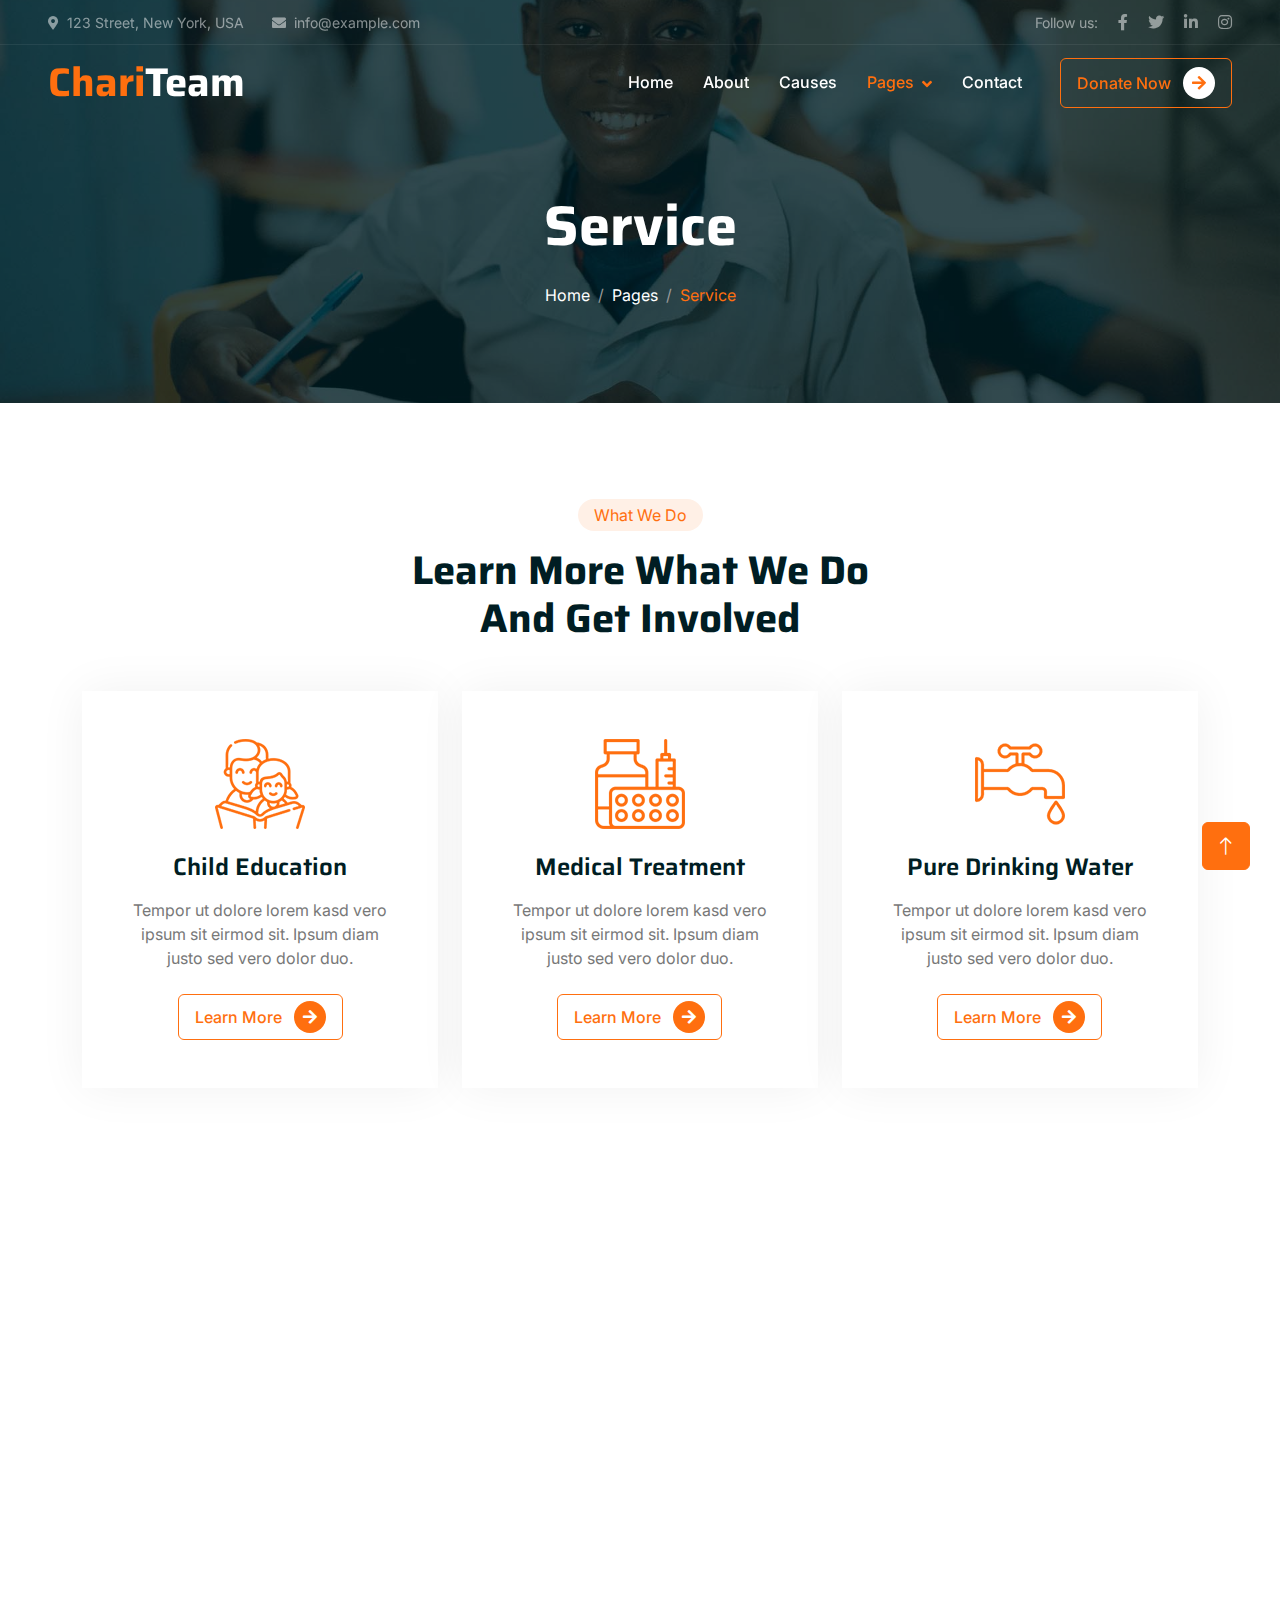
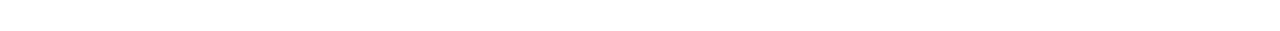
<file: service.html>
<!DOCTYPE html>
<html lang="en">

<head>
    <meta charset="utf-8">
    <title>ChariTeam - Free Nonprofit Website Template</title>
    <meta content="width=device-width, initial-scale=1.0" name="viewport">
    <meta content="" name="keywords">
    <meta content="" name="description">

    <!-- Favicon -->
    <link href="img/favicon.ico" rel="icon">

    <!-- Google Web Fonts -->
    <link rel="preconnect" href="https://fonts.googleapis.com">
    <link rel="preconnect" href="https://fonts.gstatic.com" crossorigin>
    <link href="https://fonts.googleapis.com/css2?family=Inter:wght@400;500;600&family=Saira:wght@500;600;700&display=swap" rel="stylesheet"> 

    <!-- Icon Font Stylesheet -->
    <link href="https://cdnjs.cloudflare.com/ajax/libs/font-awesome/5.10.0/css/all.min.css" rel="stylesheet">
    <link href="https://cdn.jsdelivr.net/npm/bootstrap-icons@1.4.1/font/bootstrap-icons.css" rel="stylesheet">

    <!-- Libraries Stylesheet -->
    <link href="lib/animate/animate.min.css" rel="stylesheet">
    <link href="lib/owlcarousel/assets/owl.carousel.min.css" rel="stylesheet">

    <!-- Customized Bootstrap Stylesheet -->
    <link href="css/bootstrap.min.css" rel="stylesheet">

    <!-- Template Stylesheet -->
    <link href="css/style.css" rel="stylesheet">
</head>

<body>
    <!-- Spinner Start -->
    <div id="spinner" class="show bg-white position-fixed translate-middle w-100 vh-100 top-50 start-50 d-flex align-items-center justify-content-center">
        <div class="spinner-grow text-primary" role="status"></div>
    </div>
    <!-- Spinner End -->


    <!-- Navbar Start -->
    <div class="container-fluid fixed-top px-0 wow fadeIn" data-wow-delay="0.1s">
        <div class="top-bar text-white-50 row gx-0 align-items-center d-none d-lg-flex">
            <div class="col-lg-6 px-5 text-start">
                <small><i class="fa fa-map-marker-alt me-2"></i>123 Street, New York, USA</small>
                <small class="ms-4"><i class="fa fa-envelope me-2"></i>info@example.com</small>
            </div>
            <div class="col-lg-6 px-5 text-end">
                <small>Follow us:</small>
                <a class="text-white-50 ms-3" href=""><i class="fab fa-facebook-f"></i></a>
                <a class="text-white-50 ms-3" href=""><i class="fab fa-twitter"></i></a>
                <a class="text-white-50 ms-3" href=""><i class="fab fa-linkedin-in"></i></a>
                <a class="text-white-50 ms-3" href=""><i class="fab fa-instagram"></i></a>
            </div>
        </div>

        <nav class="navbar navbar-expand-lg navbar-dark py-lg-0 px-lg-5 wow fadeIn" data-wow-delay="0.1s">
            <a href="index.html" class="navbar-brand ms-4 ms-lg-0">
                <h1 class="fw-bold text-primary m-0">Chari<span class="text-white">Team</span></h1>
            </a>
            <button type="button" class="navbar-toggler me-4" data-bs-toggle="collapse" data-bs-target="#navbarCollapse">
                <span class="navbar-toggler-icon"></span>
            </button>
            <div class="collapse navbar-collapse" id="navbarCollapse">
                <div class="navbar-nav ms-auto p-4 p-lg-0">
                    <a href="index.html" class="nav-item nav-link">Home</a>
                    <a href="about.html" class="nav-item nav-link">About</a>
                    <a href="causes.html" class="nav-item nav-link">Causes</a>
                    <div class="nav-item dropdown">
                        <a href="#" class="nav-link dropdown-toggle active" data-bs-toggle="dropdown">Pages</a>
                        <div class="dropdown-menu m-0">
                            <a href="service.html" class="dropdown-item active">Service</a>
                            <a href="donate.html" class="dropdown-item">Donate</a>
                            <a href="team.html" class="dropdown-item">Our Team</a>
                            <a href="testimonial.html" class="dropdown-item">Testimonial</a>
                            <a href="404.html" class="dropdown-item">404 Page</a>
                        </div>
                    </div>
                    <a href="contact.html" class="nav-item nav-link">Contact</a>
                </div>
                <div class="d-none d-lg-flex ms-2">
                    <a class="btn btn-outline-primary py-2 px-3" href="">
                        Donate Now
                        <div class="d-inline-flex btn-sm-square bg-white text-primary rounded-circle ms-2">
                            <i class="fa fa-arrow-right"></i>
                        </div>
                    </a>
                </div>
            </div>
        </nav>
    </div>
    <!-- Navbar End -->


    <!-- Page Header Start -->
    <div class="container-fluid page-header mb-5 wow fadeIn" data-wow-delay="0.1s">
        <div class="container text-center">
            <h1 class="display-4 text-white animated slideInDown mb-4">Service</h1>
            <nav aria-label="breadcrumb animated slideInDown">
                <ol class="breadcrumb justify-content-center mb-0">
                    <li class="breadcrumb-item"><a class="text-white" href="#">Home</a></li>
                    <li class="breadcrumb-item"><a class="text-white" href="#">Pages</a></li>
                    <li class="breadcrumb-item text-primary active" aria-current="page">Service</li>
                </ol>
            </nav>
        </div>
    </div>
    <!-- Page Header End -->


    <!-- Service Start -->
    <div class="container-xxl py-5">
        <div class="container">
            <div class="text-center mx-auto mb-5 wow fadeInUp" data-wow-delay="0.1s" style="max-width: 500px;">
                <div class="d-inline-block rounded-pill bg-secondary text-primary py-1 px-3 mb-3">What We Do</div>
                <h1 class="display-6 mb-5">Learn More What We Do And Get Involved</h1>
            </div>
            <div class="row g-4 justify-content-center">
                <div class="col-lg-4 col-md-6 wow fadeInUp" data-wow-delay="0.1s">
                    <div class="service-item bg-white text-center h-100 p-4 p-xl-5">
                        <img class="img-fluid mb-4" src="img/icon-1.png" alt="">
                        <h4 class="mb-3">Child Education</h4>
                        <p class="mb-4">Tempor ut dolore lorem kasd vero ipsum sit eirmod sit. Ipsum diam justo sed vero dolor duo.</p>
                        <a class="btn btn-outline-primary px-3" href="">
                            Learn More
                            <div class="d-inline-flex btn-sm-square bg-primary text-white rounded-circle ms-2">
                                <i class="fa fa-arrow-right"></i>
                            </div>
                        </a>
                    </div>
                </div>
                <div class="col-lg-4 col-md-6 wow fadeInUp" data-wow-delay="0.3s">
                    <div class="service-item bg-white text-center h-100 p-4 p-xl-5">
                        <img class="img-fluid mb-4" src="img/icon-2.png" alt="">
                        <h4 class="mb-3">Medical Treatment</h4>
                        <p class="mb-4">Tempor ut dolore lorem kasd vero ipsum sit eirmod sit. Ipsum diam justo sed vero dolor duo.</p>
                        <a class="btn btn-outline-primary px-3" href="">
                            Learn More
                            <div class="d-inline-flex btn-sm-square bg-primary text-white rounded-circle ms-2">
                                <i class="fa fa-arrow-right"></i>
                            </div>
                        </a>
                    </div>
                </div>
                <div class="col-lg-4 col-md-6 wow fadeInUp" data-wow-delay="0.5s">
                    <div class="service-item bg-white text-center h-100 p-4 p-xl-5">
                        <img class="img-fluid mb-4" src="img/icon-3.png" alt="">
                        <h4 class="mb-3">Pure Drinking Water</h4>
                        <p class="mb-4">Tempor ut dolore lorem kasd vero ipsum sit eirmod sit. Ipsum diam justo sed vero dolor duo.</p>
                        <a class="btn btn-outline-primary px-3" href="">
                            Learn More
                            <div class="d-inline-flex btn-sm-square bg-primary text-white rounded-circle ms-2">
                                <i class="fa fa-arrow-right"></i>
                            </div>
                        </a>
                    </div>
                </div>
            </div>
        </div>
    </div>
    <!-- Service End -->
        

    <!-- Footer Start -->
    <div class="container-fluid bg-dark text-white-50 footer mt-5 pt-5 wow fadeIn" data-wow-delay="0.1s">
        <div class="container py-5">
            <div class="row g-5">
                <div class="col-lg-3 col-md-6">
                    <h1 class="fw-bold text-primary mb-4">Chari<span class="text-white">Team</span></h1>
                    <p>Diam dolor diam ipsum sit. Aliqu diam amet diam et eos. Clita erat ipsum et lorem et sit, sed stet lorem sit clita</p>
                    <div class="d-flex pt-2">
                        <a class="btn btn-square me-1" href=""><i class="fab fa-twitter"></i></a>
                        <a class="btn btn-square me-1" href=""><i class="fab fa-facebook-f"></i></a>
                        <a class="btn btn-square me-1" href=""><i class="fab fa-youtube"></i></a>
                        <a class="btn btn-square me-0" href=""><i class="fab fa-linkedin-in"></i></a>
                    </div>
                </div>
                <div class="col-lg-3 col-md-6">
                    <h5 class="text-light mb-4">Address</h5>
                    <p><i class="fa fa-map-marker-alt me-3"></i>123 Street, New York, USA</p>
                    <p><i class="fa fa-phone-alt me-3"></i>+012 345 67890</p>
                    <p><i class="fa fa-envelope me-3"></i>info@example.com</p>
                </div>
                <div class="col-lg-3 col-md-6">
                    <h5 class="text-light mb-4">Quick Links</h5>
                    <a class="btn btn-link" href="">About Us</a>
                    <a class="btn btn-link" href="">Contact Us</a>
                    <a class="btn btn-link" href="">Our Services</a>
                    <a class="btn btn-link" href="">Terms & Condition</a>
                    <a class="btn btn-link" href="">Support</a>
                </div>
                <div class="col-lg-3 col-md-6">
                    <h5 class="text-light mb-4">Newsletter</h5>
                    <p>Dolor amet sit justo amet elitr clita ipsum elitr est.</p>
                    <div class="position-relative mx-auto" style="max-width: 400px;">
                        <input class="form-control bg-transparent w-100 py-3 ps-4 pe-5" type="text" placeholder="Your email">
                        <button type="button" class="btn btn-primary py-2 position-absolute top-0 end-0 mt-2 me-2">SignUp</button>
                    </div>
                </div>
            </div>
        </div>
        <div class="container-fluid copyright">
            <div class="container">
                <div class="row">
                    <div class="col-md-6 text-center text-md-start mb-3 mb-md-0">
                        &copy; <a href="#">Your Site Name</a>, All Right Reserved.
                    </div>
                    <div class="col-md-6 text-center text-md-end">
                        <!--/*** This template is free as long as you keep the footer author’s credit link/attribution link/backlink. If you'd like to use the template without the footer author’s credit link/attribution link/backlink, you can purchase the Credit Removal License from "https://htmlcodex.com/credit-removal". Thank you for your support. ***/-->
                        Designed By <a href="https://htmlcodex.com">HTML Codex</a>
                    </div>
                </div>
            </div>
        </div>
    </div>
    <!-- Footer End -->


    <!-- Back to Top -->
    <a href="#" class="btn btn-lg btn-primary btn-lg-square back-to-top"><i class="bi bi-arrow-up"></i></a>


    <!-- JavaScript Libraries -->
    <script src="https://code.jquery.com/jquery-3.4.1.min.js"></script>
    <script src="https://cdn.jsdelivr.net/npm/bootstrap@5.0.0/dist/js/bootstrap.bundle.min.js"></script>
    <script src="lib/wow/wow.min.js"></script>
    <script src="lib/easing/easing.min.js"></script>
    <script src="lib/waypoints/waypoints.min.js"></script>
    <script src="lib/owlcarousel/owl.carousel.min.js"></script>
    <script src="lib/parallax/parallax.min.js"></script>

    <!-- Template Javascript -->
    <script src="js/main.js"></script>
</body>

</html>
</file>
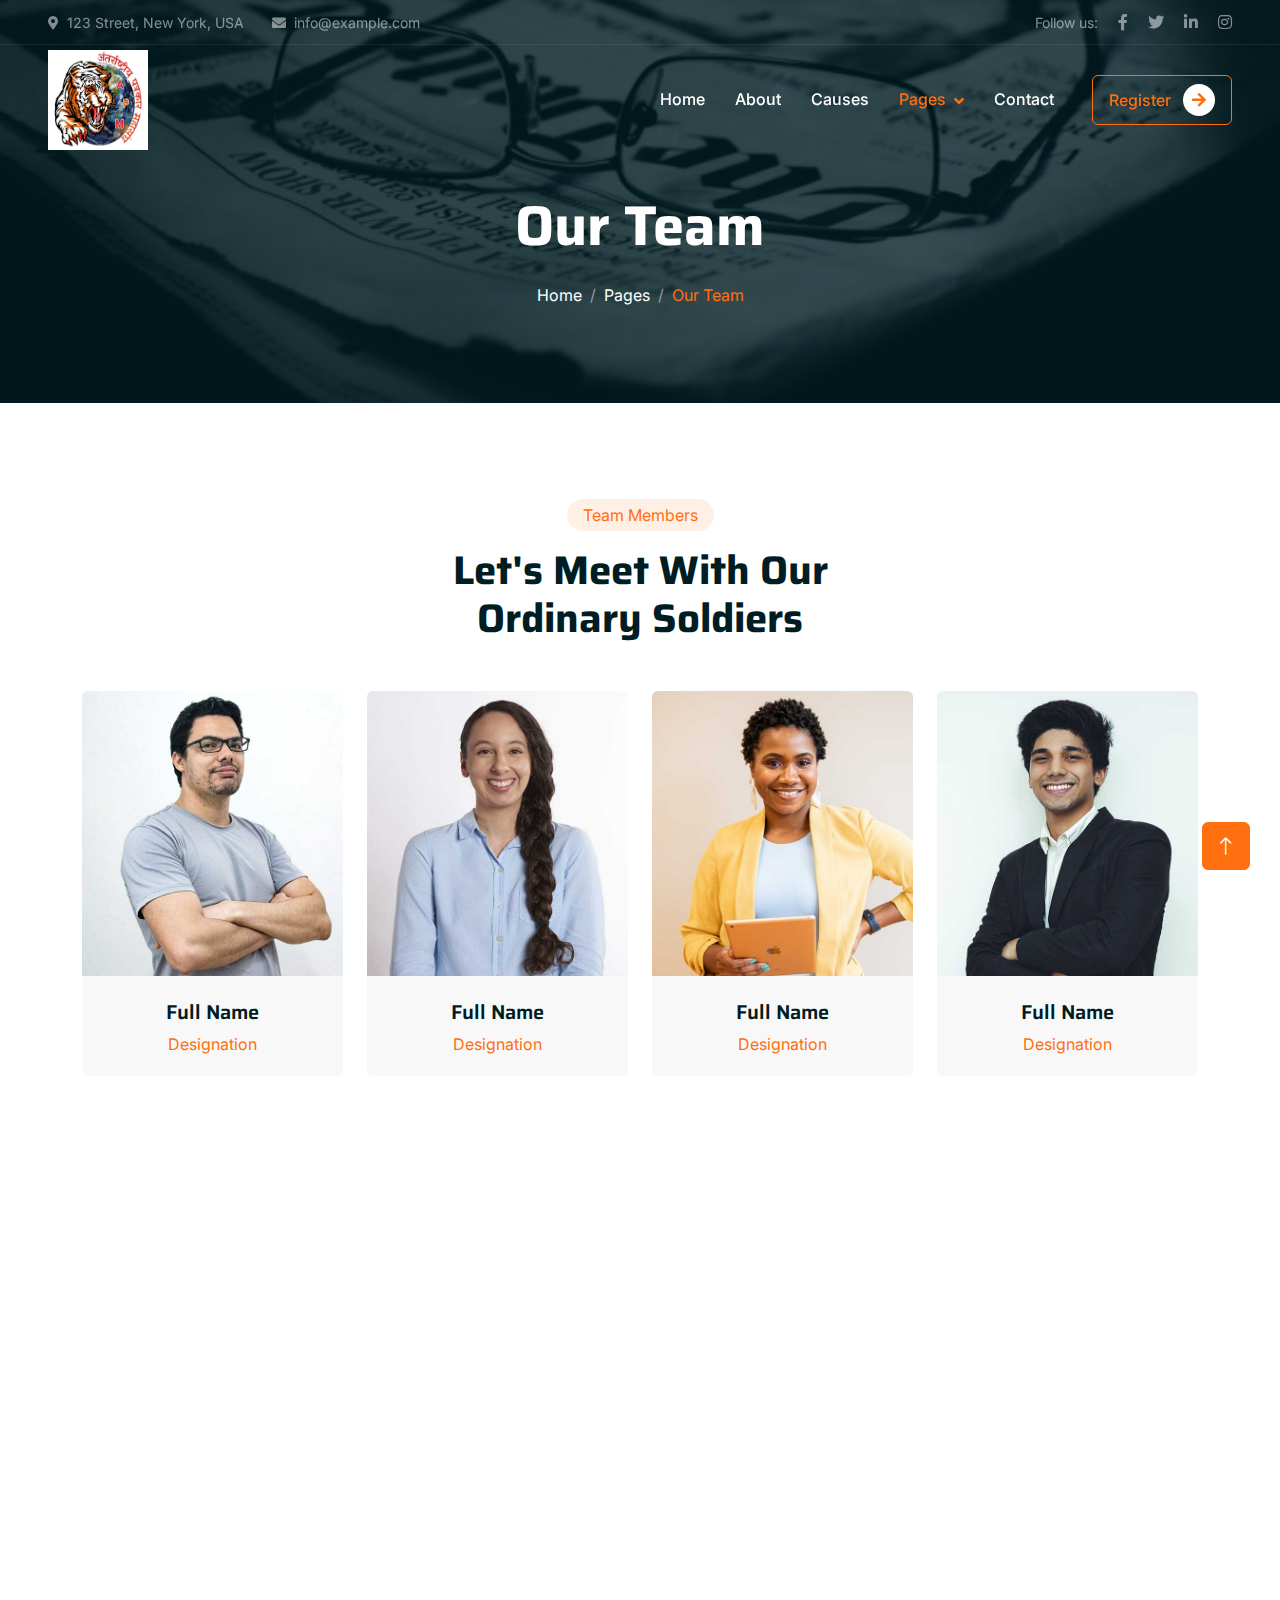
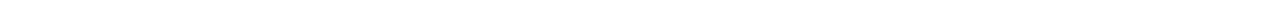
<file: team.html>
<!DOCTYPE html>
<html lang="en">

<head>
    <meta charset="utf-8">
    <title>Team</title>
    <meta content="width=device-width, initial-scale=1.0" name="viewport">
    <meta content="" name="keywords">
    <meta content="" name="description">

    <!-- Favicon -->
    <link href="img/favicon.ico" rel="icon">

    <!-- Google Web Fonts -->
    <link rel="preconnect" href="https://fonts.googleapis.com">
    <link rel="preconnect" href="https://fonts.gstatic.com" crossorigin>
    <link href="https://fonts.googleapis.com/css2?family=Inter:wght@400;500;600&family=Saira:wght@500;600;700&display=swap" rel="stylesheet"> 

    <!-- Icon Font Stylesheet -->
    <link href="https://cdnjs.cloudflare.com/ajax/libs/font-awesome/5.10.0/css/all.min.css" rel="stylesheet">
    <link href="https://cdn.jsdelivr.net/npm/bootstrap-icons@1.4.1/font/bootstrap-icons.css" rel="stylesheet">

    <!-- Libraries Stylesheet -->
    <link href="lib/animate/animate.min.css" rel="stylesheet">
    <link href="lib/owlcarousel/assets/owl.carousel.min.css" rel="stylesheet">

    <!-- Customized Bootstrap Stylesheet -->
    <link href="css/bootstrap.min.css" rel="stylesheet">

    <!-- Template Stylesheet -->
    <link href="css/style.css" rel="stylesheet">
    <style>
        .page-header {
    padding-top: 12rem;
    padding-bottom: 6rem;
    background: linear-gradient(rgba(0, 29, 35, .8), rgba(0, 29, 35, .8)), url("img/journalism3.jpg") center center no-repeat;
    background-size: cover;
}

.page-header .breadcrumb-item+.breadcrumb-item::before {
    color: #999999;
}

    </style>
</head>

<body>
    <!-- Spinner Start -->
    <div id="spinner" class="show bg-white position-fixed translate-middle w-100 vh-100 top-50 start-50 d-flex align-items-center justify-content-center">
        <div class="spinner-grow text-primary" role="status"></div>
    </div>
    <!-- Spinner End -->


    <!-- Navbar Start -->
    <div class="container-fluid fixed-top px-0 wow fadeIn" data-wow-delay="0.1s">
        <div class="top-bar text-white-50 row gx-0 align-items-center d-none d-lg-flex">
            <div class="col-lg-6 px-5 text-start">
                <small><i class="fa fa-map-marker-alt me-2"></i>123 Street, New York, USA</small>
                <small class="ms-4"><i class="fa fa-envelope me-2"></i>info@example.com</small>
            </div>
            <div class="col-lg-6 px-5 text-end">
                <small>Follow us:</small>
                <a class="text-white-50 ms-3" href=""><i class="fab fa-facebook-f"></i></a>
                <a class="text-white-50 ms-3" href=""><i class="fab fa-twitter"></i></a>
                <a class="text-white-50 ms-3" href=""><i class="fab fa-linkedin-in"></i></a>
                <a class="text-white-50 ms-3" href=""><i class="fab fa-instagram"></i></a>
            </div>
        </div>

        <nav class="navbar navbar-expand-lg navbar-dark py-lg-0 px-lg-5 wow fadeIn" data-wow-delay="0.1s">
            <a href="index.html" class="navbar-brand ms-4 ms-lg-0">
                <img src="img/logo.jpeg" style="width: 100px; height: 100px;">
            </a>
            <button type="button" class="navbar-toggler me-4" data-bs-toggle="collapse" data-bs-target="#navbarCollapse">
                <span class="navbar-toggler-icon"></span>
            </button>
            <div class="collapse navbar-collapse" id="navbarCollapse">
                <div class="navbar-nav ms-auto p-4 p-lg-0">
                    <a href="index.html" class="nav-item nav-link">Home</a>
                    <a href="about.html" class="nav-item nav-link">About</a>
                    <a href="#" class="nav-item nav-link">Causes</a>
                    <div class="nav-item dropdown">
                        <a href="#" class="nav-link dropdown-toggle active" data-bs-toggle="dropdown">Pages</a>
                        <div class="dropdown-menu m-0">
                            <a href="media.html" class="dropdown-item">Media</a>
                            <a href="awards.html" class="dropdown-item">Awards</a>
                            <a href="team.html" class="dropdown-item">Our Team</a>
                            <a href="testimonial.html" class="dropdown-item">Testimonial</a>
                        </div>
                    </div>
                    <a href="contact.html" class="nav-item nav-link">Contact</a>
                </div>
                <div class="d-none d-lg-flex ms-2">
                    <a class="btn btn-outline-primary py-2 px-3" href="register.html">
                        Register
                        <div class="d-inline-flex btn-sm-square bg-white text-primary rounded-circle ms-2">
                            <i class="fa fa-arrow-right"></i>
                        </div>
                    </a>
                </div>
            </div>
        </nav>
    </div>
    <!-- Navbar End -->


    <!-- Page Header Start -->
    <div class="container-fluid page-header mb-5 wow fadeIn" data-wow-delay="0.1s">
        <div class="container text-center">
            <h1 class="display-4 text-white animated slideInDown mb-4">Our Team</h1>
            <nav aria-label="breadcrumb animated slideInDown">
                <ol class="breadcrumb justify-content-center mb-0">
                    <li class="breadcrumb-item"><a class="text-white" href="#">Home</a></li>
                    <li class="breadcrumb-item"><a class="text-white" href="#">Pages</a></li>
                    <li class="breadcrumb-item text-primary active" aria-current="page">Our Team</li>
                </ol>
            </nav>
        </div>
    </div>
    <!-- Page Header End -->


    <!-- Team Start -->
    <div class="container-xxl py-5">
        <div class="container">
            <div class="text-center mx-auto mb-5 wow fadeInUp" data-wow-delay="0.1s" style="max-width: 500px;">
                <div class="d-inline-block rounded-pill bg-secondary text-primary py-1 px-3 mb-3">Team Members</div>
                <h1 class="display-6 mb-5">Let's Meet With Our Ordinary Soldiers</h1>
            </div>
            <div class="row g-4">
                <div class="col-lg-3 col-md-6 wow fadeInUp" data-wow-delay="0.1s">
                    <div class="team-item position-relative rounded overflow-hidden">
                        <div class="overflow-hidden">
                            <img class="img-fluid" src="img/team-1.jpg" alt="">
                        </div>
                        <div class="team-text bg-light text-center p-4">
                            <h5>Full Name</h5>
                            <p class="text-primary">Designation</p>
                            <div class="team-social text-center">
                                <a class="btn btn-square" href=""><i class="fab fa-facebook-f"></i></a>
                                <a class="btn btn-square" href=""><i class="fab fa-twitter"></i></a>
                                <a class="btn btn-square" href=""><i class="fab fa-instagram"></i></a>
                            </div>
                        </div>
                    </div>
                </div>
                <div class="col-lg-3 col-md-6 wow fadeInUp" data-wow-delay="0.3s">
                    <div class="team-item position-relative rounded overflow-hidden">
                        <div class="overflow-hidden">
                            <img class="img-fluid" src="img/team-2.jpg" alt="">
                        </div>
                        <div class="team-text bg-light text-center p-4">
                            <h5>Full Name</h5>
                            <p class="text-primary">Designation</p>
                            <div class="team-social text-center">
                                <a class="btn btn-square" href=""><i class="fab fa-facebook-f"></i></a>
                                <a class="btn btn-square" href=""><i class="fab fa-twitter"></i></a>
                                <a class="btn btn-square" href=""><i class="fab fa-instagram"></i></a>
                            </div>
                        </div>
                    </div>
                </div>
                <div class="col-lg-3 col-md-6 wow fadeInUp" data-wow-delay="0.5s">
                    <div class="team-item position-relative rounded overflow-hidden">
                        <div class="overflow-hidden">
                            <img class="img-fluid" src="img/team-3.jpg" alt="">
                        </div>
                        <div class="team-text bg-light text-center p-4">
                            <h5>Full Name</h5>
                            <p class="text-primary">Designation</p>
                            <div class="team-social text-center">
                                <a class="btn btn-square" href=""><i class="fab fa-facebook-f"></i></a>
                                <a class="btn btn-square" href=""><i class="fab fa-twitter"></i></a>
                                <a class="btn btn-square" href=""><i class="fab fa-instagram"></i></a>
                            </div>
                        </div>
                    </div>
                </div>
                <div class="col-lg-3 col-md-6 wow fadeInUp" data-wow-delay="0.7s">
                    <div class="team-item position-relative rounded overflow-hidden">
                        <div class="overflow-hidden">
                            <img class="img-fluid" src="img/team-4.jpg" alt="">
                        </div>
                        <div class="team-text bg-light text-center p-4">
                            <h5>Full Name</h5>
                            <p class="text-primary">Designation</p>
                            <div class="team-social text-center">
                                <a class="btn btn-square" href=""><i class="fab fa-facebook-f"></i></a>
                                <a class="btn btn-square" href=""><i class="fab fa-twitter"></i></a>
                                <a class="btn btn-square" href=""><i class="fab fa-instagram"></i></a>
                            </div>
                        </div>
                    </div>
                </div>
            </div>
        </div>
    </div>
    <!-- Team End -->


  <!-- Footer Start -->
  <div class="container-fluid bg-dark text-white-50 footer mt-5 pt-5 wow fadeIn footers" data-wow-delay="0.1s">
    <div class="container py-5">
        <div class="row g-5">
            <div class="col-lg-3 col-md-6">
                <h5 class="fw-bold text-primary mb-4">Antarrashtriya Patrakar Mahawikas Sangha</h5>
                <p>Diam dolor diam ipsum sit. Aliqu diam amet diam et eos. Clita erat ipsum et lorem et sit, sed stet lorem sit clita</p>
                <div class="d-flex pt-2">
                    <a class="btn btn-square me-1" href=""><i class="fab fa-twitter"></i></a>
                    <a class="btn btn-square me-1" href=""><i class="fab fa-facebook-f"></i></a>
                    <a class="btn btn-square me-1" href=""><i class="fab fa-youtube"></i></a>
                    <a class="btn btn-square me-0" href=""><i class="fab fa-linkedin-in"></i></a>
                </div>
            </div>
            <div class="col-lg-3 col-md-6">
                <h5 class="text-light mb-4">Address</h5>
                <p><i class="fa fa-map-marker-alt me-3"></i>123 Street, New York, USA</p>
                <p><i class="fa fa-phone-alt me-3"></i>+012 345 67890</p>
                <p><i class="fa fa-envelope me-3"></i>info@example.com</p>
            </div>
            <div class="col-lg-3 col-md-6">
                <h5 class="text-light mb-4">Quick Links</h5>
                <a class="btn btn-link" href="">About Us</a>
                <a class="btn btn-link" href="">Contact Us</a>
                <a class="btn btn-link" href="">Our Services</a>
                <a class="btn btn-link" href="">Terms & Condition</a>
                <a class="btn btn-link" href="">Support</a>
            </div>
            <div class="col-lg-3 col-md-6">
                <h5 class="text-light mb-4">Newsletter</h5>
                <p>Dolor amet sit justo amet elitr clita ipsum elitr est.</p>
                <div class="position-relative mx-auto" style="max-width: 400px;">
                    <input class="form-control bg-transparent w-100 py-3 ps-4 pe-5" type="text" placeholder="Your email">
                    <button type="button" class="btn btn-primary py-2 position-absolute top-0 end-0 mt-2 me-2">SignUp</button>
                </div>
            </div>
        </div>
    </div>
    <div class="container-fluid copyright">
        <div class="container">
            <div class="row">
                <div class="col-md-6 text-center text-md-start mb-3 mb-md-0">
                    &copy; <a href="#">Antarrashtiya Patrakar Mahawikas Sangha</a>, All Right Reserved.
                </div>
                <div class="col-md-6 text-center text-md-end">
                    <!--/*** This template is free as long as you keep the footer author’s credit link/attribution link/backlink. If you'd like to use the template without the footer author’s credit link/attribution link/backlink, you can purchase the Credit Removal License from "https://htmlcodex.com/credit-removal". Thank you for your support. ***/-->
                    Designed By <a href="devkalptechnology.com">DevKalp Technology</a>
                </div>
            </div>
        </div>
    </div>
</div>
<!-- Footer End -->


    <!-- Back to Top -->
    <a href="#" class="btn btn-lg btn-primary btn-lg-square back-to-top"><i class="bi bi-arrow-up"></i></a>


    <!-- JavaScript Libraries -->
    <script src="https://code.jquery.com/jquery-3.4.1.min.js"></script>
    <script src="https://cdn.jsdelivr.net/npm/bootstrap@5.0.0/dist/js/bootstrap.bundle.min.js"></script>
    <script src="lib/wow/wow.min.js"></script>
    <script src="lib/easing/easing.min.js"></script>
    <script src="lib/waypoints/waypoints.min.js"></script>
    <script src="lib/owlcarousel/owl.carousel.min.js"></script>
    <script src="lib/parallax/parallax.min.js"></script>

    <!-- Template Javascript -->
    <script src="js/main.js"></script>
</body>

</html>
</file>
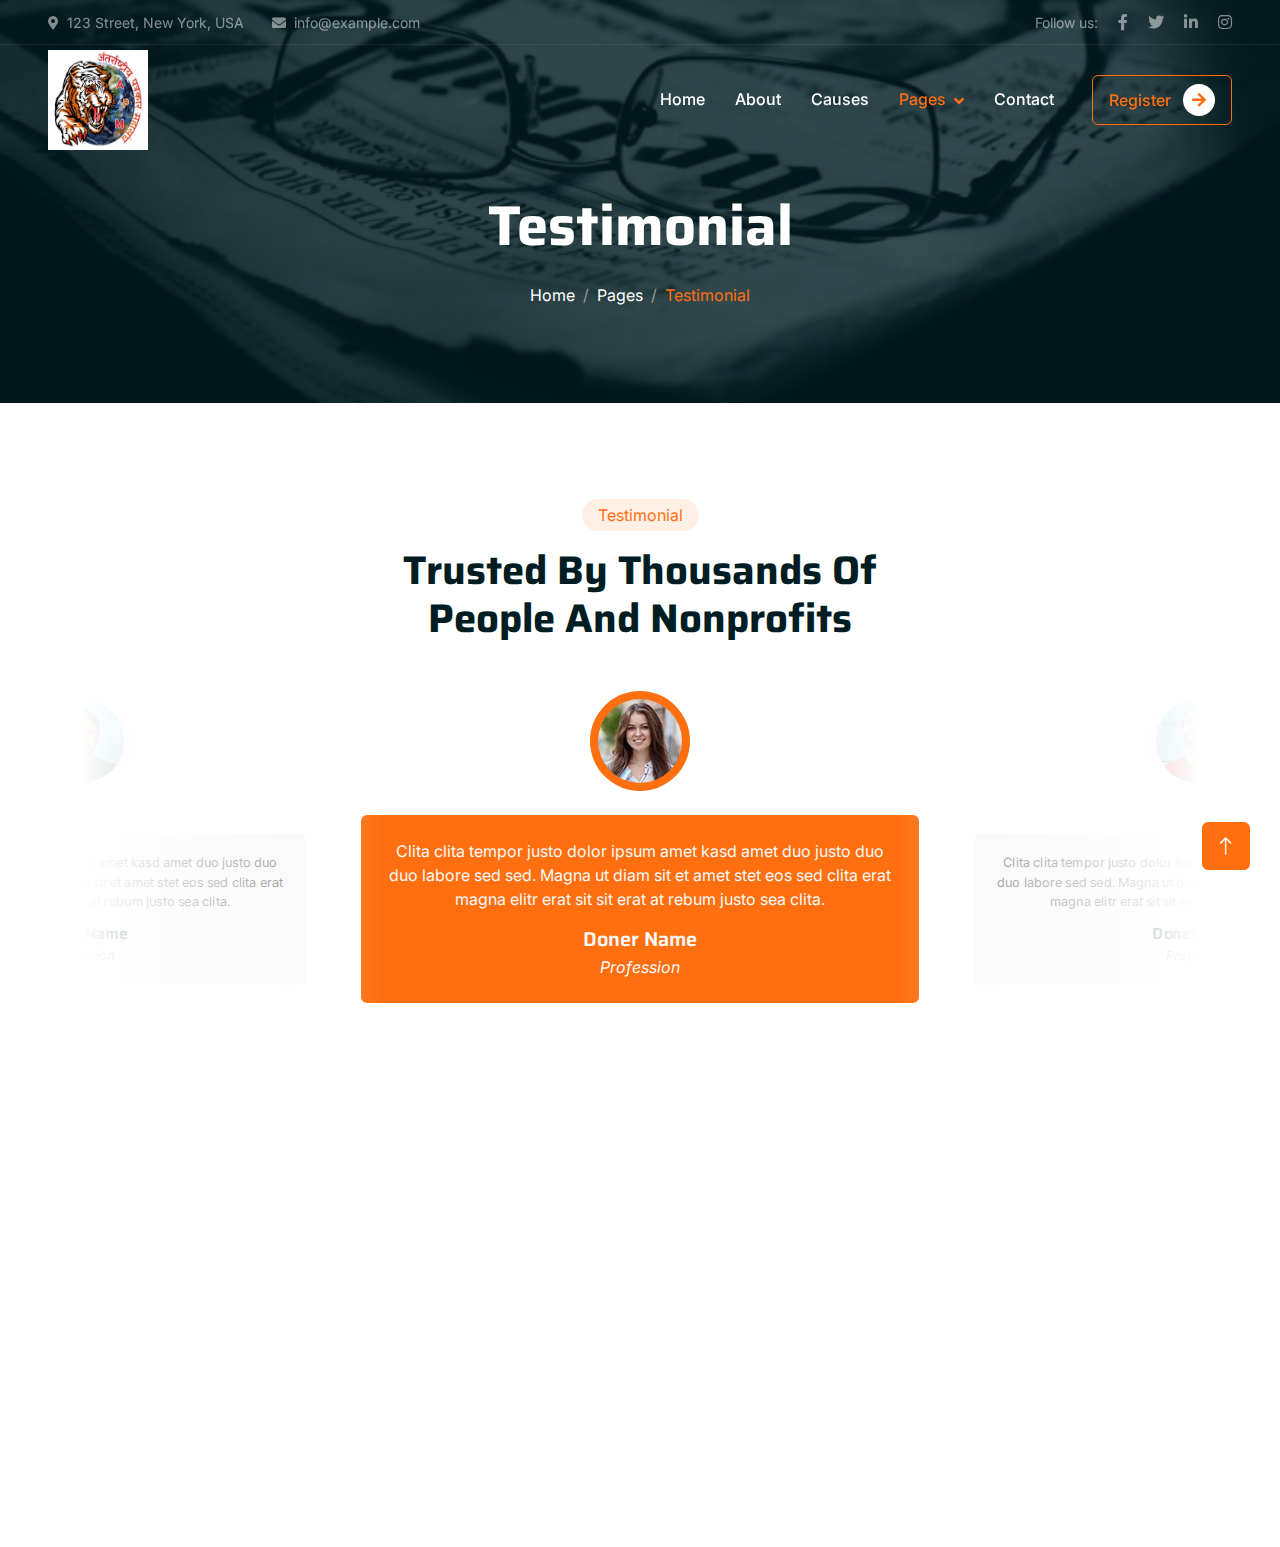
<file: testimonial.html>
<!DOCTYPE html>
<html lang="en">

<head>
    <meta charset="utf-8">
    <title>Testimonial</title>
    <meta content="width=device-width, initial-scale=1.0" name="viewport">
    <meta content="" name="keywords">
    <meta content="" name="description">

    <!-- Favicon -->
    <link href="img/favicon.ico" rel="icon">

    <!-- Google Web Fonts -->
    <link rel="preconnect" href="https://fonts.googleapis.com">
    <link rel="preconnect" href="https://fonts.gstatic.com" crossorigin>
    <link href="https://fonts.googleapis.com/css2?family=Inter:wght@400;500;600&family=Saira:wght@500;600;700&display=swap" rel="stylesheet"> 

    <!-- Icon Font Stylesheet -->
    <link href="https://cdnjs.cloudflare.com/ajax/libs/font-awesome/5.10.0/css/all.min.css" rel="stylesheet">
    <link href="https://cdn.jsdelivr.net/npm/bootstrap-icons@1.4.1/font/bootstrap-icons.css" rel="stylesheet">

    <!-- Libraries Stylesheet -->
    <link href="lib/animate/animate.min.css" rel="stylesheet">
    <link href="lib/owlcarousel/assets/owl.carousel.min.css" rel="stylesheet">

    <!-- Customized Bootstrap Stylesheet -->
    <link href="css/bootstrap.min.css" rel="stylesheet">

    <!-- Template Stylesheet -->
    <link href="css/style.css" rel="stylesheet">
    <style>
        .page-header {
    padding-top: 12rem;
    padding-bottom: 6rem;
    background: linear-gradient(rgba(0, 29, 35, .8), rgba(0, 29, 35, .8)), url("img/journalism3.jpg") center center no-repeat;
    background-size: cover;
}

.page-header .breadcrumb-item+.breadcrumb-item::before {
    color: #999999;
}

    </style>
</head>

<body>
    <!-- Spinner Start -->
    <div id="spinner" class="show bg-white position-fixed translate-middle w-100 vh-100 top-50 start-50 d-flex align-items-center justify-content-center">
        <div class="spinner-grow text-primary" role="status"></div>
    </div>
    <!-- Spinner End -->


    <!-- Navbar Start -->
    <div class="container-fluid fixed-top px-0 wow fadeIn" data-wow-delay="0.1s">
        <div class="top-bar text-white-50 row gx-0 align-items-center d-none d-lg-flex">
            <div class="col-lg-6 px-5 text-start">
                <small><i class="fa fa-map-marker-alt me-2"></i>123 Street, New York, USA</small>
                <small class="ms-4"><i class="fa fa-envelope me-2"></i>info@example.com</small>
            </div>
            <div class="col-lg-6 px-5 text-end">
                <small>Follow us:</small>
                <a class="text-white-50 ms-3" href=""><i class="fab fa-facebook-f"></i></a>
                <a class="text-white-50 ms-3" href=""><i class="fab fa-twitter"></i></a>
                <a class="text-white-50 ms-3" href=""><i class="fab fa-linkedin-in"></i></a>
                <a class="text-white-50 ms-3" href=""><i class="fab fa-instagram"></i></a>
            </div>
        </div>

        <nav class="navbar navbar-expand-lg navbar-dark py-lg-0 px-lg-5 wow fadeIn" data-wow-delay="0.1s">
            <a href="index.html" class="navbar-brand ms-4 ms-lg-0">
                <img src="img/logo.jpeg" style="width: 100px; height: 100px;">
            </a>
            <button type="button" class="navbar-toggler me-4" data-bs-toggle="collapse" data-bs-target="#navbarCollapse">
                <span class="navbar-toggler-icon"></span>
            </button>
            <div class="collapse navbar-collapse" id="navbarCollapse">
                <div class="navbar-nav ms-auto p-4 p-lg-0">
                    <a href="index.html" class="nav-item nav-link">Home</a>
                    <a href="about.html" class="nav-item nav-link">About</a>
                    <a href="#" class="nav-item nav-link">Causes</a>
                    <div class="nav-item dropdown">
                        <a href="#" class="nav-link dropdown-toggle active" data-bs-toggle="dropdown">Pages</a>
                        <div class="dropdown-menu m-0">
                            <a href="media.html" class="dropdown-item">Media</a>
                            <a href="awards.html" class="dropdown-item">Awards</a>
                            <a href="team.html" class="dropdown-item">Our Team</a>
                            <a href="testimonial.html" class="dropdown-item">Testimonial</a>
                        </div>
                    </div>
                    <a href="contact.html" class="nav-item nav-link">Contact</a>
                </div>
                <div class="d-none d-lg-flex ms-2">
                    <a class="btn btn-outline-primary py-2 px-3" href="register.html">
                        Register
                        <div class="d-inline-flex btn-sm-square bg-white text-primary rounded-circle ms-2">
                            <i class="fa fa-arrow-right"></i>
                        </div>
                    </a>
                </div>
            </div>
        </nav>
    </div>
    <!-- Navbar End -->


    <!-- Page Header Start -->
    <div class="container-fluid page-header mb-5 wow fadeIn" data-wow-delay="0.1s">
        <div class="container text-center">
            <h1 class="display-4 text-white animated slideInDown mb-4">Testimonial</h1>
            <nav aria-label="breadcrumb animated slideInDown">
                <ol class="breadcrumb justify-content-center mb-0">
                    <li class="breadcrumb-item"><a class="text-white" href="#">Home</a></li>
                    <li class="breadcrumb-item"><a class="text-white" href="#">Pages</a></li>
                    <li class="breadcrumb-item text-primary active" aria-current="page">Testimonial</li>
                </ol>
            </nav>
        </div>
    </div>
    <!-- Page Header End -->


    <!-- Testimonial Start -->
    <div class="container-xxl py-5">
        <div class="container">
            <div class="text-center mx-auto mb-5 wow fadeInUp" data-wow-delay="0.1s" style="max-width: 500px;">
                <div class="d-inline-block rounded-pill bg-secondary text-primary py-1 px-3 mb-3">Testimonial</div>
                <h1 class="display-6 mb-5">Trusted By Thousands Of People And Nonprofits</h1>
            </div>
            <div class="owl-carousel testimonial-carousel wow fadeInUp" data-wow-delay="0.1s">
                <div class="testimonial-item text-center">
                    <img class="img-fluid bg-light rounded-circle p-2 mx-auto mb-4" src="img/testimonial-1.jpg" style="width: 100px; height: 100px;">
                    <div class="testimonial-text rounded text-center p-4">
                        <p>Clita clita tempor justo dolor ipsum amet kasd amet duo justo duo duo labore sed sed. Magna ut diam sit et amet stet eos sed clita erat magna elitr erat sit sit erat at rebum justo sea clita.</p>
                        <h5 class="mb-1">Doner Name</h5>
                        <span class="fst-italic">Profession</span>
                    </div>
                </div>
                <div class="testimonial-item text-center">
                    <img class="img-fluid bg-light rounded-circle p-2 mx-auto mb-4" src="img/testimonial-2.jpg" style="width: 100px; height: 100px;">
                    <div class="testimonial-text rounded text-center p-4">
                        <p>Clita clita tempor justo dolor ipsum amet kasd amet duo justo duo duo labore sed sed. Magna ut diam sit et amet stet eos sed clita erat magna elitr erat sit sit erat at rebum justo sea clita.</p>
                        <h5 class="mb-1">Doner Name</h5>
                        <span class="fst-italic">Profession</span>
                    </div>
                </div>
                <div class="testimonial-item text-center">
                    <img class="img-fluid bg-light rounded-circle p-2 mx-auto mb-4" src="img/testimonial-3.jpg" style="width: 100px; height: 100px;">
                    <div class="testimonial-text rounded text-center p-4">
                        <p>Clita clita tempor justo dolor ipsum amet kasd amet duo justo duo duo labore sed sed. Magna ut diam sit et amet stet eos sed clita erat magna elitr erat sit sit erat at rebum justo sea clita.</p>
                        <h5 class="mb-1">Doner Name</h5>
                        <span class="fst-italic">Profession</span>
                    </div>
                </div>
            </div>
        </div>
    </div>
    <!-- Testimonial End -->
        

  <!-- Footer Start -->
  <div class="container-fluid bg-dark text-white-50 footer mt-5 pt-5 wow fadeIn footers" data-wow-delay="0.1s">
    <div class="container py-5">
        <div class="row g-5">
            <div class="col-lg-3 col-md-6">
                <h5 class="fw-bold text-primary mb-4">Antarrashtriya Patrakar Mahawikas Sangha</h5>
                <p>Diam dolor diam ipsum sit. Aliqu diam amet diam et eos. Clita erat ipsum et lorem et sit, sed stet lorem sit clita</p>
                <div class="d-flex pt-2">
                    <a class="btn btn-square me-1" href=""><i class="fab fa-twitter"></i></a>
                    <a class="btn btn-square me-1" href=""><i class="fab fa-facebook-f"></i></a>
                    <a class="btn btn-square me-1" href=""><i class="fab fa-youtube"></i></a>
                    <a class="btn btn-square me-0" href=""><i class="fab fa-linkedin-in"></i></a>
                </div>
            </div>
            <div class="col-lg-3 col-md-6">
                <h5 class="text-light mb-4">Address</h5>
                <p><i class="fa fa-map-marker-alt me-3"></i>123 Street, New York, USA</p>
                <p><i class="fa fa-phone-alt me-3"></i>+012 345 67890</p>
                <p><i class="fa fa-envelope me-3"></i>info@example.com</p>
            </div>
            <div class="col-lg-3 col-md-6">
                <h5 class="text-light mb-4">Quick Links</h5>
                <a class="btn btn-link" href="">About Us</a>
                <a class="btn btn-link" href="">Contact Us</a>
                <a class="btn btn-link" href="">Our Services</a>
                <a class="btn btn-link" href="">Terms & Condition</a>
                <a class="btn btn-link" href="">Support</a>
            </div>
            <div class="col-lg-3 col-md-6">
                <h5 class="text-light mb-4">Newsletter</h5>
                <p>Dolor amet sit justo amet elitr clita ipsum elitr est.</p>
                <div class="position-relative mx-auto" style="max-width: 400px;">
                    <input class="form-control bg-transparent w-100 py-3 ps-4 pe-5" type="text" placeholder="Your email">
                    <button type="button" class="btn btn-primary py-2 position-absolute top-0 end-0 mt-2 me-2">SignUp</button>
                </div>
            </div>
        </div>
    </div>
    <div class="container-fluid copyright">
        <div class="container">
            <div class="row">
                <div class="col-md-6 text-center text-md-start mb-3 mb-md-0">
                    &copy; <a href="#">Antarrashtiya Patrakar Mahawikas Sangha</a>, All Right Reserved.
                </div>
                <div class="col-md-6 text-center text-md-end">
                    <!--/*** This template is free as long as you keep the footer author’s credit link/attribution link/backlink. If you'd like to use the template without the footer author’s credit link/attribution link/backlink, you can purchase the Credit Removal License from "https://htmlcodex.com/credit-removal". Thank you for your support. ***/-->
                    Designed By <a href="devkalptechnology.com">DevKalp Technology</a>
                </div>
            </div>
        </div>
    </div>
</div>
<!-- Footer End -->


    <!-- Back to Top -->
    <a href="#" class="btn btn-lg btn-primary btn-lg-square back-to-top"><i class="bi bi-arrow-up"></i></a>


    <!-- JavaScript Libraries -->
    <script src="https://code.jquery.com/jquery-3.4.1.min.js"></script>
    <script src="https://cdn.jsdelivr.net/npm/bootstrap@5.0.0/dist/js/bootstrap.bundle.min.js"></script>
    <script src="lib/wow/wow.min.js"></script>
    <script src="lib/easing/easing.min.js"></script>
    <script src="lib/waypoints/waypoints.min.js"></script>
    <script src="lib/owlcarousel/owl.carousel.min.js"></script>
    <script src="lib/parallax/parallax.min.js"></script>

    <!-- Template Javascript -->
    <script src="js/main.js"></script>
</body>

</html>
</file>
<file: css/style.css>
/********** Template CSS **********/
:root {
    --primary: #FF6F0F;
    --secondary: #FFF0E6;
    --light: #F8F8F9;
    --dark: #001D23;
}

.back-to-top {
    position: fixed;
    display: none;
    right: 30px;
    bottom: 30px;
    z-index: 99;
}


/*** Spinner ***/
#spinner {
    opacity: 0;
    visibility: hidden;
    transition: opacity .5s ease-out, visibility 0s linear .5s;
    z-index: 99999;
}

#spinner.show {
    transition: opacity .5s ease-out, visibility 0s linear 0s;
    visibility: visible;
    opacity: 1;
}


/*** Button ***/
.btn {
    font-weight: 500;
    transition: .5s;
}

.btn.btn-primary,
.btn.btn-outline-primary:hover {
    color: #FFFFFF;
}

.btn.btn-primary:hover {
    color: var(--primary);
    background: transparent;
}

.btn-square {
    width: 38px;
    height: 38px;
}

.btn-sm-square {
    width: 32px;
    height: 32px;
}

.btn-lg-square {
    width: 48px;
    height: 48px;
}

.btn-square,
.btn-sm-square,
.btn-lg-square {
    padding: 0;
    display: flex;
    align-items: center;
    justify-content: center;
    font-weight: normal;
}


/*** Navbar ***/
.fixed-top {
    transition: .5s;
}

.top-bar {
    height: 45px;
    border-bottom: 1px solid rgba(255, 255, 255, .07);
}

.navbar .dropdown-toggle::after {
    border: none;
    content: "\f107";
    font-family: "Font Awesome 5 Free";
    font-weight: 900;
    vertical-align: middle;
    margin-left: 8px;
}

.navbar .navbar-nav .nav-link {
    margin-right: 30px;
    padding: 25px 0;
    color: #FFFFFF;
    font-weight: 500;
    outline: none;
}

.navbar .navbar-nav .nav-link:hover,
.navbar .navbar-nav .nav-link.active {
    color: var(--primary);
}

@media (max-width: 991.98px) {
    .navbar .navbar-nav {
        margin-top: 10px;
        border-top: 1px solid rgba(0, 0, 0, .07);
        background: var(--dark);
    }

    .navbar .navbar-nav .nav-link {
        padding: 10px 0;
    }
}

@media (min-width: 992px) {
    .navbar .nav-item .dropdown-menu {
        display: block;
        visibility: hidden;
        top: 100%;
        transform: rotateX(-75deg);
        transform-origin: 0% 0%;
        transition: .5s;
        opacity: 0;
    }

    .navbar .nav-item:hover .dropdown-menu {
        transform: rotateX(0deg);
        visibility: visible;
        transition: .5s;
        opacity: 1;
    }
}


/*** Header ***/
.carousel-caption {
    top: 0;
    left: 0;
    right: 0;
    bottom: 0;
    display: flex;
    align-items: center;
    justify-content: center;
    text-align: center;
    background: rgba(0, 29, 35, .8);
    z-index: 1;
}

.carousel-control-prev,
.carousel-control-next {
    width: 15%;
}

.carousel-control-prev-icon,
.carousel-control-next-icon {
    width: 3rem;
    height: 3rem;
    background-color: var(--dark);
    border: 12px solid var(--dark);
    border-radius: 3rem;
}

@media (max-width: 768px) {
    #header-carousel .carousel-item {
        position: relative;
        min-height: 450px;
    }
    
    #header-carousel .carousel-item img {
        position: absolute;
        width: 100%;
        height: 100%;
        object-fit: cover;
    }
}

.page-header {
    padding-top: 12rem;
    padding-bottom: 6rem;
    background: linear-gradient(rgba(0, 29, 35, .8), rgba(0, 29, 35, .8)), url(../img/carousel-1.jpg) center center no-repeat;
    background-size: cover;
}

.page-header .breadcrumb-item+.breadcrumb-item::before {
    color: #999999;
}


/*** Causes ***/
.causes-item .progress {
    height: 5px;
    border-radius: 0;
    overflow: visible;
}

.causes-item .progress .progress-bar {
    position: relative;
    overflow: visible;
    width: 0px;
    border-radius: 0;
    transition: 5s;
}

.causes-item .progress .progress-bar span {
    position: absolute;
    top: -7px;
    right: 0;
    width: 40px;
    height: 19px;
    display: flex;
    align-items: center;
    justify-content: center;
    font-size: 12px;
    background: var(--primary);
    color: #FFFFFF;
}

.causes-item .causes-overlay {
    position: absolute;
    width: 100%;
    height: 0;
    top: 0;
    left: 0;
    display: flex;
    align-items: center;
    justify-content: center;
    background: rgba(0, 0, 0, .5);
    overflow: hidden;
    opacity: 0;
    transition: .5s;
}

.causes-item:hover .causes-overlay {
    height: 100%;
    opacity: 1;
}


/*** Service ***/
.service-item {
    box-shadow: 0 0 45px rgba(0, 0, 0, .06);
}


/*** Donate ***/
.donate {
    background: rgba(0, 29, 35, .8);
}

.btn-group .btn-light:hover,
.btn-group input[type="radio"]:checked+label {
    color: var(--primary);
    border-color: var(--primary);
}


/*** Team ***/
.team-item img {
    position: relative;
    top: 0;
    transition: .5s;
}

.team-item:hover img {
    top: -30px;
}

.team-item .team-text {
    position: relative;
    height: 100px;
    transition: .5s;
}

.team-item:hover .team-text {
    margin-top: -60px;
    height: 160px;
}

.team-item .team-text .team-social {
    opacity: 0;
    transition: .5s;
}

.team-item:hover .team-text .team-social {
    opacity: 1;
}

.team-item .team-social .btn {
    display: inline-flex;
    color: var(--primary);
    background: #FFFFFF;
    border-radius: 40px;
}

.team-item .team-social .btn:hover {
    color: #FFFFFF;
    background: var(--primary);
}


/*** Testimonial ***/
.testimonial-carousel::before {
    position: absolute;
    content: "";
    top: 0;
    left: 0;
    height: 100%;
    width: 0;
    background: linear-gradient(to right, rgba(255, 255, 255, 1) 0%, rgba(255, 255, 255, 0) 100%);
    z-index: 1;
}

.testimonial-carousel::after {
    position: absolute;
    content: "";
    top: 0;
    right: 0;
    height: 100%;
    width: 0;
    background: linear-gradient(to left, rgba(255, 255, 255, 1) 0%, rgba(255, 255, 255, 0) 100%);
    z-index: 1;
}

@media (min-width: 768px) {
    .testimonial-carousel::before,
    .testimonial-carousel::after {
        width: 200px;
    }
}

@media (min-width: 992px) {
    .testimonial-carousel::before,
    .testimonial-carousel::after {
        width: 300px;
    }
}

.testimonial-carousel .owl-item .testimonial-text {
    background: var(--light);
    transform: scale(.8);
    transition: .5s;
}

.testimonial-carousel .owl-item.center .testimonial-text {
    background: var(--primary);
    transform: scale(1);
}

.testimonial-carousel .owl-item .testimonial-text *,
.testimonial-carousel .owl-item .testimonial-item img {
    transition: .5s;
}

.testimonial-carousel .owl-item.center .testimonial-text * {
    color: var(--light) !important;
}

.testimonial-carousel .owl-item.center .testimonial-item img {
    background: var(--primary) !important;
} 

.testimonial-carousel .owl-nav {
    position: absolute;
    width: 350px;
    top: 15px;
    left: 50%;
    transform: translateX(-50%);
    display: flex;
    justify-content: space-between;
    opacity: 0;
    transition: .5s;
    z-index: 1;
}

.testimonial-carousel:hover .owl-nav {
    width: 300px;
    opacity: 1;
}

.testimonial-carousel .owl-nav .owl-prev,
.testimonial-carousel .owl-nav .owl-next {
    position: relative;
    color: var(--primary);
    font-size: 45px;
    transition: .5s;
}

.testimonial-carousel .owl-nav .owl-prev:hover,
.testimonial-carousel .owl-nav .owl-next:hover {
    color: var(--dark);
}


/*** Footer ***/

.footer .btn.btn-link {
    display: block;
    margin-bottom: 5px;
    padding: 0;
    text-align: left;
    color: rgba(255,255,255,0.5);
    font-weight: normal;
    text-transform: capitalize;
    transition: .3s;
}

.footer .btn.btn-link::before {
    position: relative;
    content: "\f105";
    font-family: "Font Awesome 5 Free";
    font-weight: 900;
    color: rgba(255,255,255,0.5);
    margin-right: 10px;
}

.footer .btn.btn-link:hover {
    color: var(--light);
    letter-spacing: 1px;
    box-shadow: none;
}

.footer .btn.btn-square {
    color: rgba(255,255,255,0.5);
    border: 1px solid rgba(255,255,255,0.5);
}

.footer .btn.btn-square:hover {
    color: var(--secondary);
    border-color: var(--light);
}

.footer .copyright {
    padding: 25px 0;
    font-size: 15px;
    border-top: 1px solid rgba(256, 256, 256, .1);
}

.footer .copyright a {
    color: var(--secondary);
}

.footer .copyright a:hover {
    color: var(--primary);
}

/* @extend display-flex; */
display-flex, .signup-content, .form-row, .form-radio, .select-icon, .select-icon i {
    display: flex;
    display: -webkit-flex; }
  
  /* @extend list-type-ulli; */
  list-type-ulli {
    list-style-type: none;
    margin: 0;
    padding: 0; }
  
  
  a:focus, a:active {
    text-decoration: none;
    outline: none;
    transition: all 300ms ease 0s;
    -moz-transition: all 300ms ease 0s;
    -webkit-transition: all 300ms ease 0s;
    -o-transition: all 300ms ease 0s;
    -ms-transition: all 300ms ease 0s; }
  
  input, select, textarea {
    outline: none;
    appearance: unset !important;
    -moz-appearance: unset !important;
    -webkit-appearance: unset !important;
    -o-appearance: unset !important;
    -ms-appearance: unset !important; }
  
  input::-webkit-outer-spin-button, input::-webkit-inner-spin-button {
    appearance: none !important;
    -moz-appearance: none !important;
    -webkit-appearance: none !important;
    -o-appearance: none !important;
    -ms-appearance: none !important;
    margin: 0; }
  
  input:focus, select:focus, textarea:focus {
    outline: none;
    box-shadow: none !important;
    -moz-box-shadow: none !important;
    -webkit-box-shadow: none !important;
    -o-box-shadow: none !important;
    -ms-box-shadow: none !important; }
  
  input[type=checkbox] {
    appearance: checkbox !important;
    -moz-appearance: checkbox !important;
    -webkit-appearance: checkbox !important;
    -o-appearance: checkbox !important;
    -ms-appearance: checkbox !important; }
  
  input[type=radio] {
    appearance: radio !important;
    -moz-appearance: radio !important;
    -webkit-appearance: radio !important;
    -o-appearance: radio !important;
    -ms-appearance: radio !important; }
  
  img {
    max-width: 100%;
    height: auto; }
  
  figure {
    margin: 0; }
  
  input[type=number] {
    -moz-appearance: textfield !important;
    appearance: none !important;
    -webkit-appearance: none !important; }
  
  input:-webkit-autofill {
    box-shadow: 0 0 0 30px transparent inset;
    -moz-box-shadow: 0 0 0 30px transparent inset;
    -webkit-box-shadow: 0 0 0 30px transparent inset;
    -o-box-shadow: 0 0 0 30px transparent inset;
    -ms-box-shadow: 0 0 0 30px transparent inset; }
  
  h2 {
    line-height: 1.66;
    margin: 0;
    padding: 0;
    font-weight: 700;
    color: #222;
    font-family: 'Montserrat';
    font-size: 20px;
    text-transform: uppercase;
    margin-bottom: 32px; }
  
  .clear {
    clear: both; }
  
 
  .container {
    width: 1400px;
    position: relative;
    margin: 0 auto;
    /*background: #fff; */}
  
  .signup-img, .signup-form {
    width: 50%; }
  
  .signup-img {
    margin-bottom: -7px; }
  
  .register-form {
    padding: 50px 100px 50px 70px; }
  
  .form-row {
    margin: 0 -15px; }
    .form-row .form-group {
      width: 50%;
      padding: 0 15px; }
  
  .form-group {
    margin-bottom: 23px;
    position: relative; }
  
  input, select {
    display: block;
    width: 100%;
    border: 1px solid #ebebeb;
    padding: 11px 20px;
    box-sizing: border-box;
    font-family: 'Montserrat';
    font-weight: 500;
    font-size: 13px; }
    input:focus, select:focus {
      border: 1px solid #ff6801; }
  
  label {
    font-size: 14px;
    font-weight: bold;
    font-family: 'Montserrat';
    margin-bottom: 2px;
    display: block; }
  
  .form-radio {
    margin-bottom: 18px; }
    .form-radio input {
      width: auto;
      display: inline-block; }
  
  .radio-label {
    padding-right: 72px; }
  
  .form-radio-item {
    position: relative;
    margin-right: 45px; }
    .form-radio-item label {
      font-weight: 500;
      font-size: 13px;
      padding-left: 25px;
      position: relative;
      z-index: 9;
      display: block;
      cursor: pointer; }
  
  .check {
    display: inline-block;
    position: absolute;
    border: 1px solid #ebebeb;
    border-radius: 50%;
    -moz-border-radius: 50%;
    -webkit-border-radius: 50%;
    -o-border-radius: 50%;
    -ms-border-radius: 50%;
    height: 13px;
    width: 13px;
    top: 4px;
    left: 0px;
    z-index: 5;
    transition: border .25s linear;
    -webkit-transition: border .25s linear; }
    .check:before {
      position: absolute;
      display: block;
      content: '';
      width: 9px;
      height: 9px;
      border-radius: 50%;
      -moz-border-radius: 50%;
      -webkit-border-radius: 50%;
      -o-border-radius: 50%;
      -ms-border-radius: 50%;
      top: 2px;
      left: 2px;
      margin: auto;
      transition: background 0.25s linear;
      -webkit-transition: background 0.25s linear; }
  
  input[type=radio] {
    position: absolute;
    visibility: hidden; }
    input[type=radio]:checked ~ .check {
      border: 1px solid #ff6801; }
    input[type=radio]:checked ~ .check::before {
      background: #ff6801; }
  
  .form-select {
    position: relative; }
  
  select {
    appearance: none !important;
    -moz-appearance: none !important;
    -webkit-appearance: none !important;
    -o-appearance: none !important;
    -ms-appearance: none !important;
    position: relative;
    background: 0 0;
    z-index: 10;
    cursor: pointer; }
  
  .select-icon {
    z-index: 0;
    position: absolute;
    top: 0;
    right: 0;
    bottom: 0;
    justify-content: center;
    -moz-justify-content: center;
    -webkit-justify-content: center;
    -o-justify-content: center;
    -ms-justify-content: center;
    align-items: center;
    -moz-align-items: center;
    -webkit-align-items: center;
    -o-align-items: center;
    -ms-align-items: center; }
    .select-icon i {
      justify-content: center;
      -moz-justify-content: center;
      -webkit-justify-content: center;
      -o-justify-content: center;
      -ms-justify-content: center;
      align-items: center;
      -moz-align-items: center;
      -webkit-align-items: center;
      -o-align-items: center;
      -ms-align-items: center;
      width: 40px;
      height: 20px;
      font-size: 18px;
      color: #999; }
  
  .form-submit {
    text-align: right;
    padding-top: 27px; }
  
  .submit {
    width: 140px;
    height: 40px;
    display: inline-block;
    font-family: 'Poppins';
    font-weight: 400;
    font-size: 13px;
    padding: 10px;
    border: none;
    cursor: pointer; }
  
  #reset {
    background: #f8f8f8;
    color: #999;
    margin-right: 8px; }
    #reset:hover {
      background: #ff6801;
      color: #fff; }
  
  #submit {
    background: #ff6801;
    color: #fff; }
    #submit:hover {
      background-color: #cd5300; }
  
  @media screen and (max-width: 992px) {
    .container {
      width: calc(100% - 40px);
      max-width: 100%; }
  
    .signup-content {
      flex-direction: column;
      -moz-flex-direction: column;
      -webkit-flex-direction: column;
      -o-flex-direction: column;
      -ms-flex-direction: column; }
  
    .signup-img, .signup-form {
      width: 100%; } }
  @media screen and (max-width: 768px) {
    .register-form {
      padding: 50px 40px 50px 40px; } }
  @media screen and (max-width: 575px) {
    .form-row {
      flex-direction: column;
      -moz-flex-direction: column;
      -webkit-flex-direction: column;
      -o-flex-direction: column;
      -ms-flex-direction: column;
      margin: 0px; }
  
    .form-row .form-group {
      width: 100%;
      padding: 0px; }
  
    .radio-label {
      padding-right: 22px; }
  
    .form-radio-item {
      margin-right: 25px; } }
  @media screen and (max-width: 480px) {
    .form-radio {
      flex-direction: column;
      -moz-flex-direction: column;
      -webkit-flex-direction: column;
      -o-flex-direction: column;
      -ms-flex-direction: column; }
  
    .submit {
      width: 100%; }
  
    #reset {
      margin-right: 0px;
      margin-bottom: 10px; } }
  
  /*# sourceMappingURL=style.css.map */
</file>
